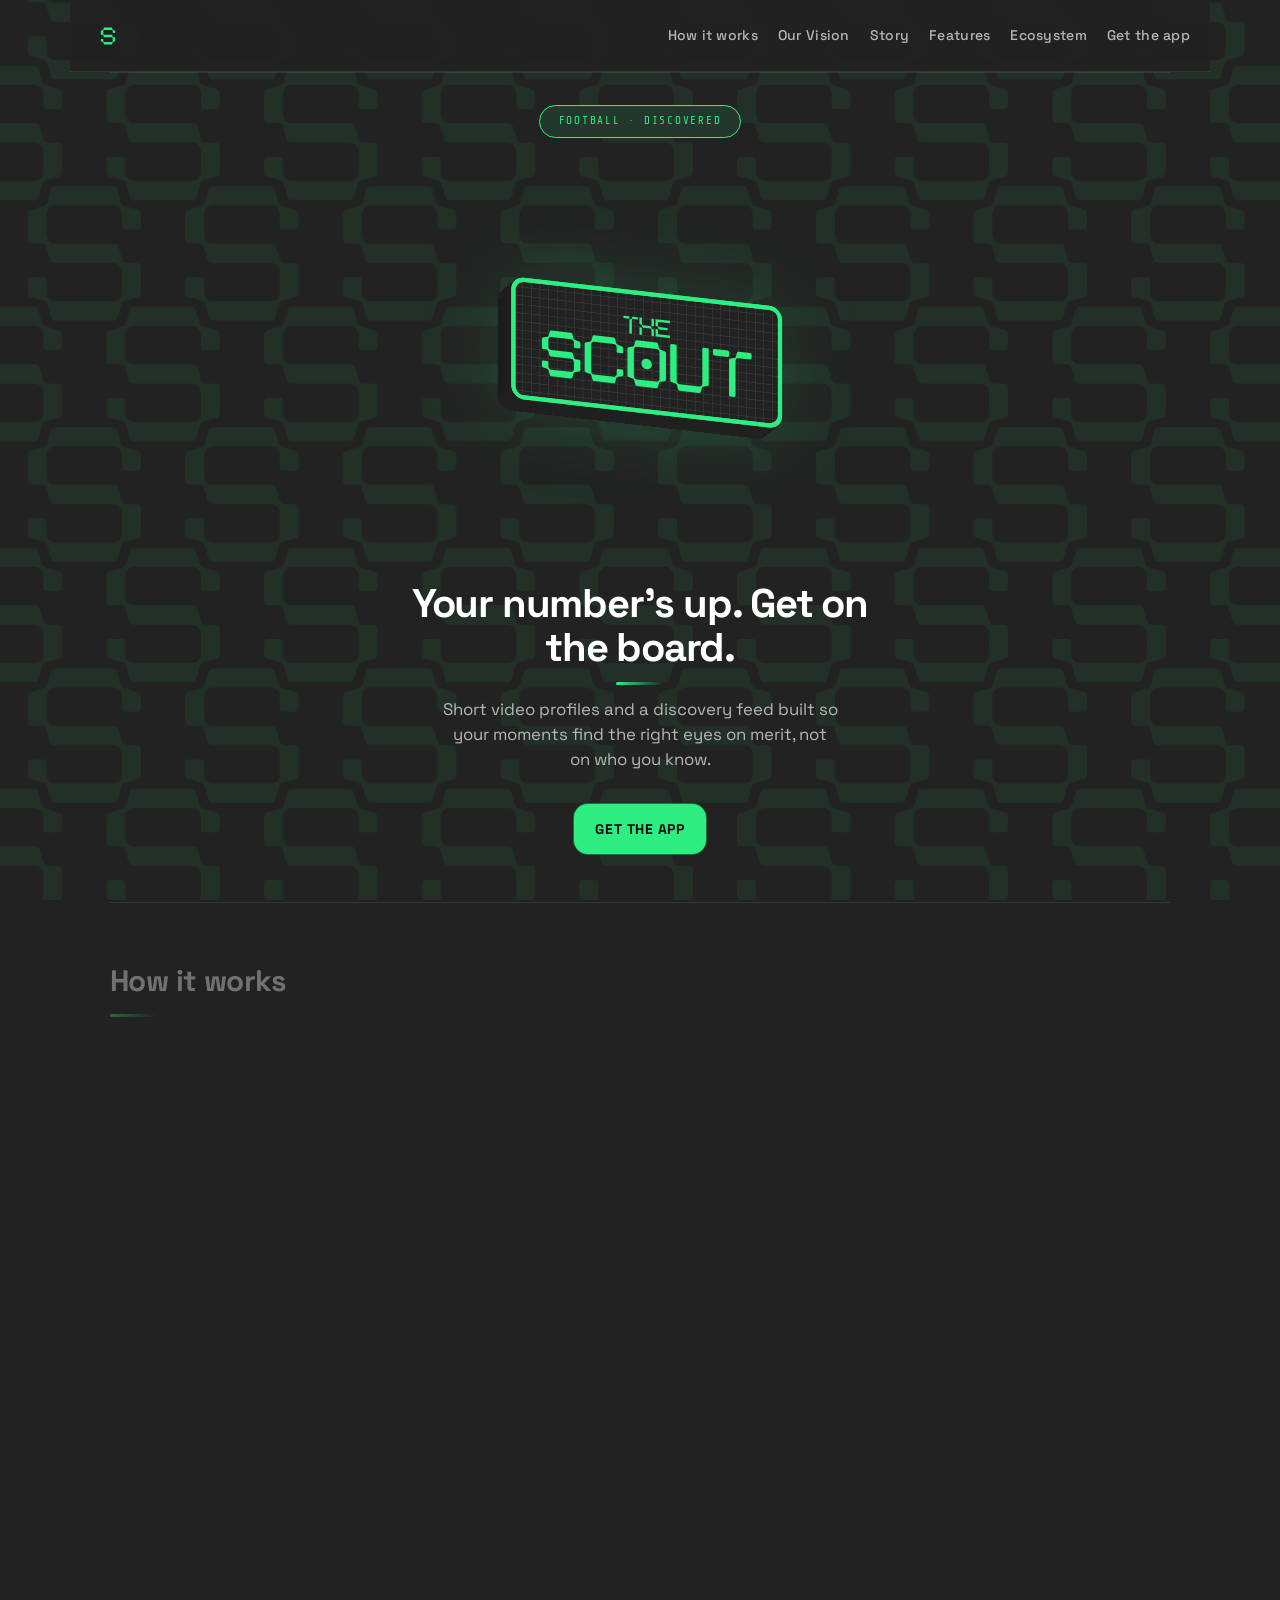
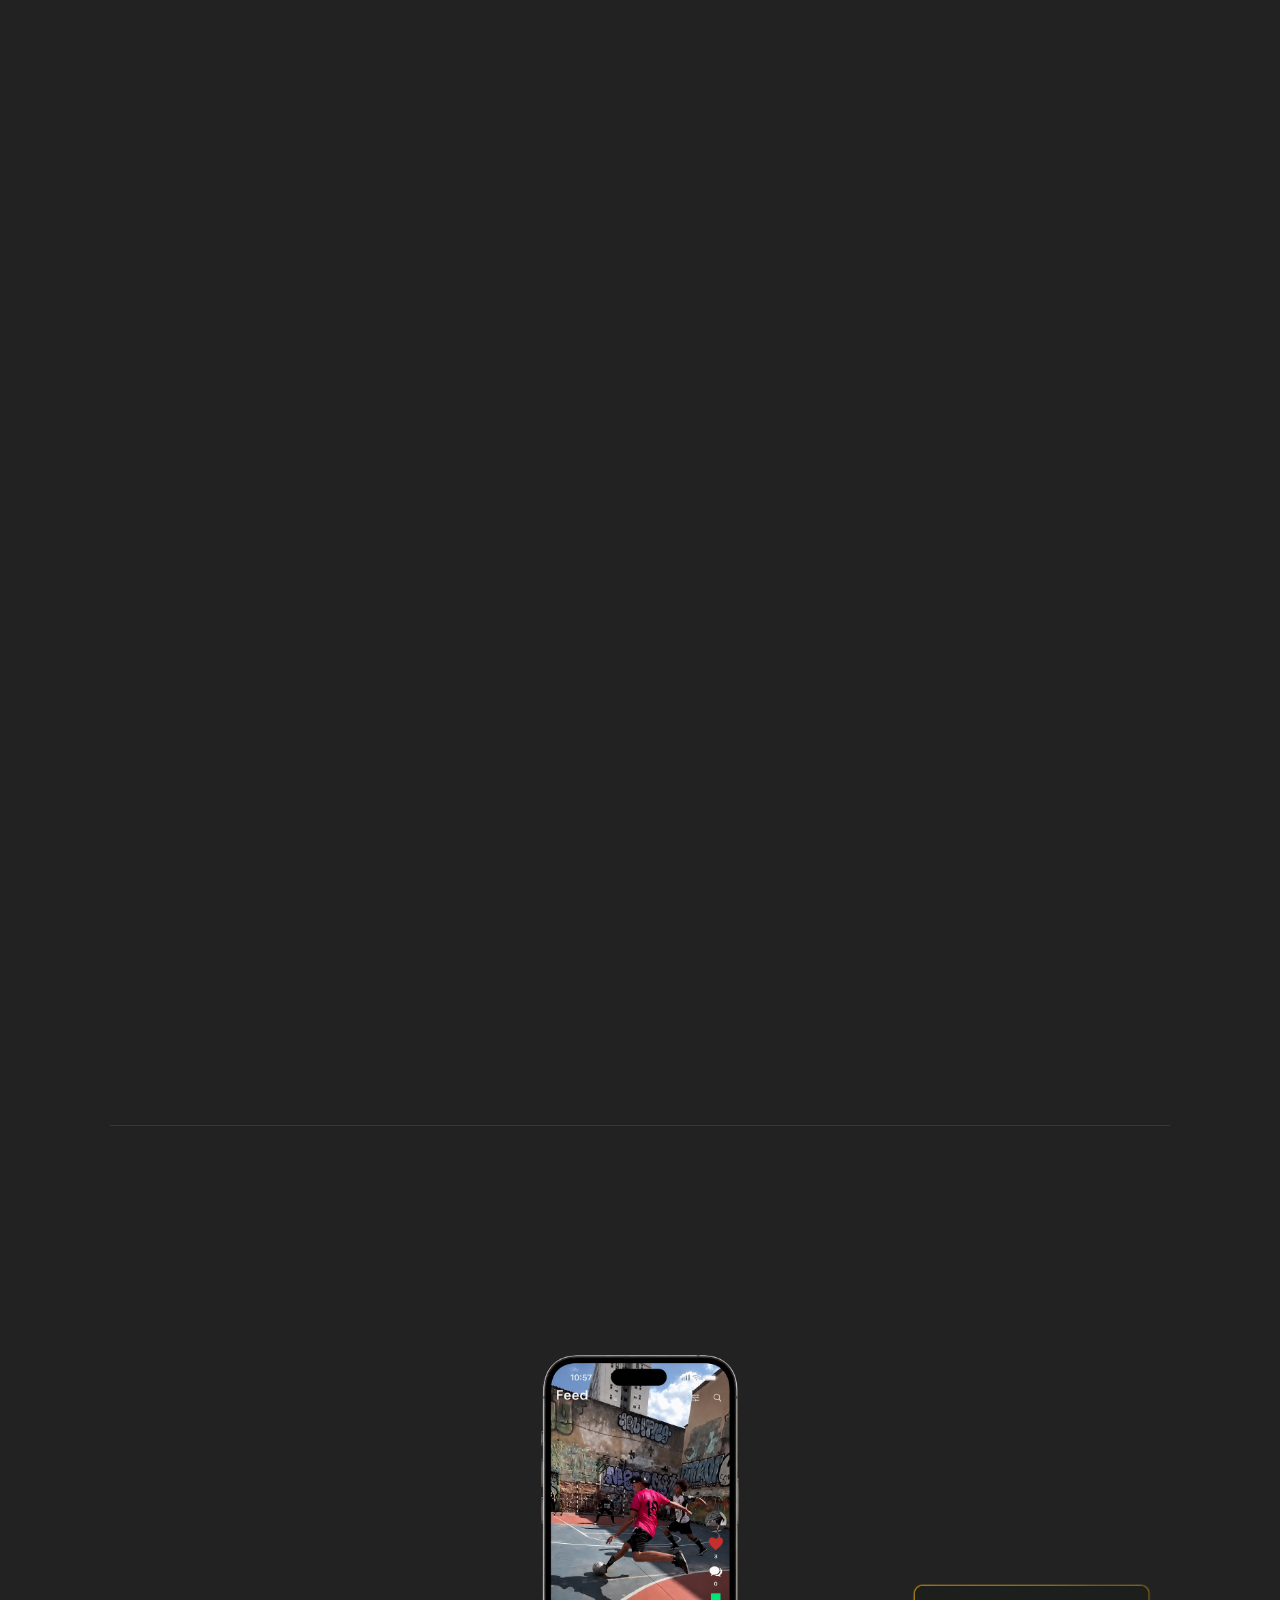
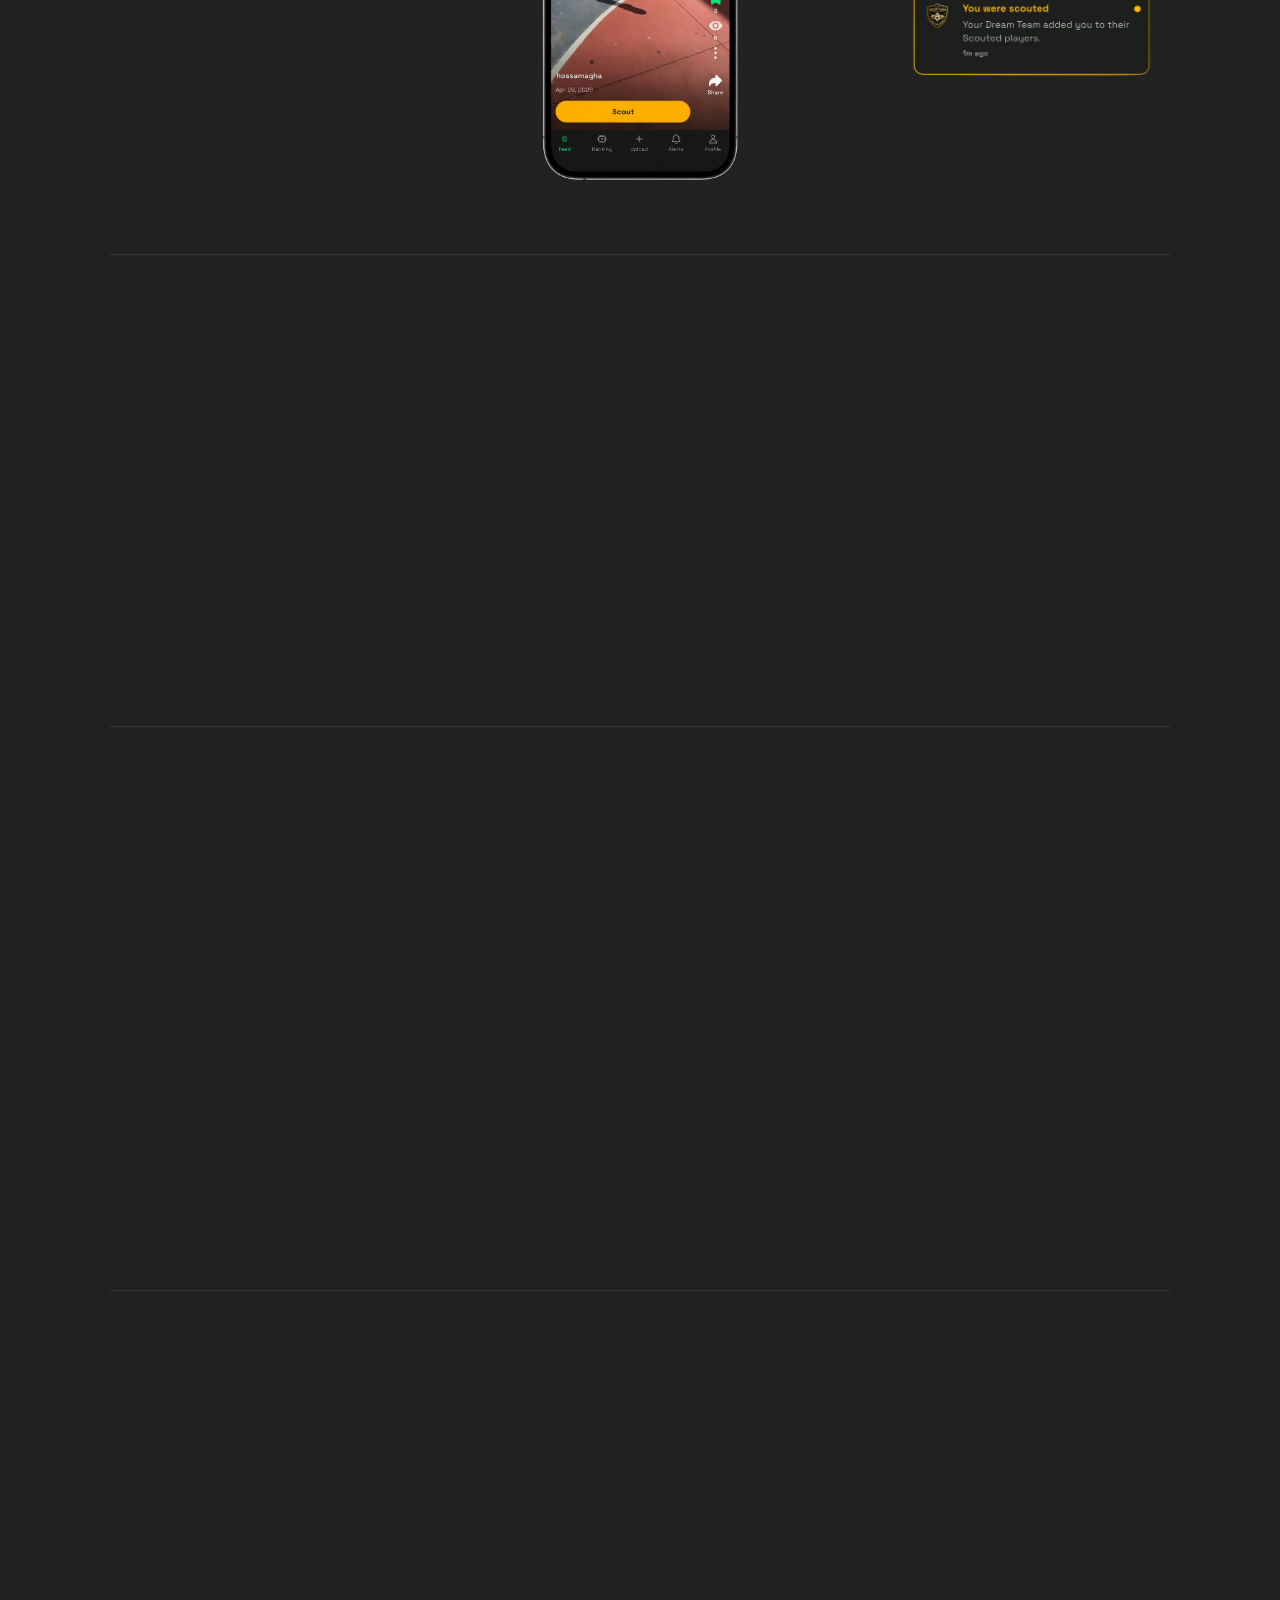
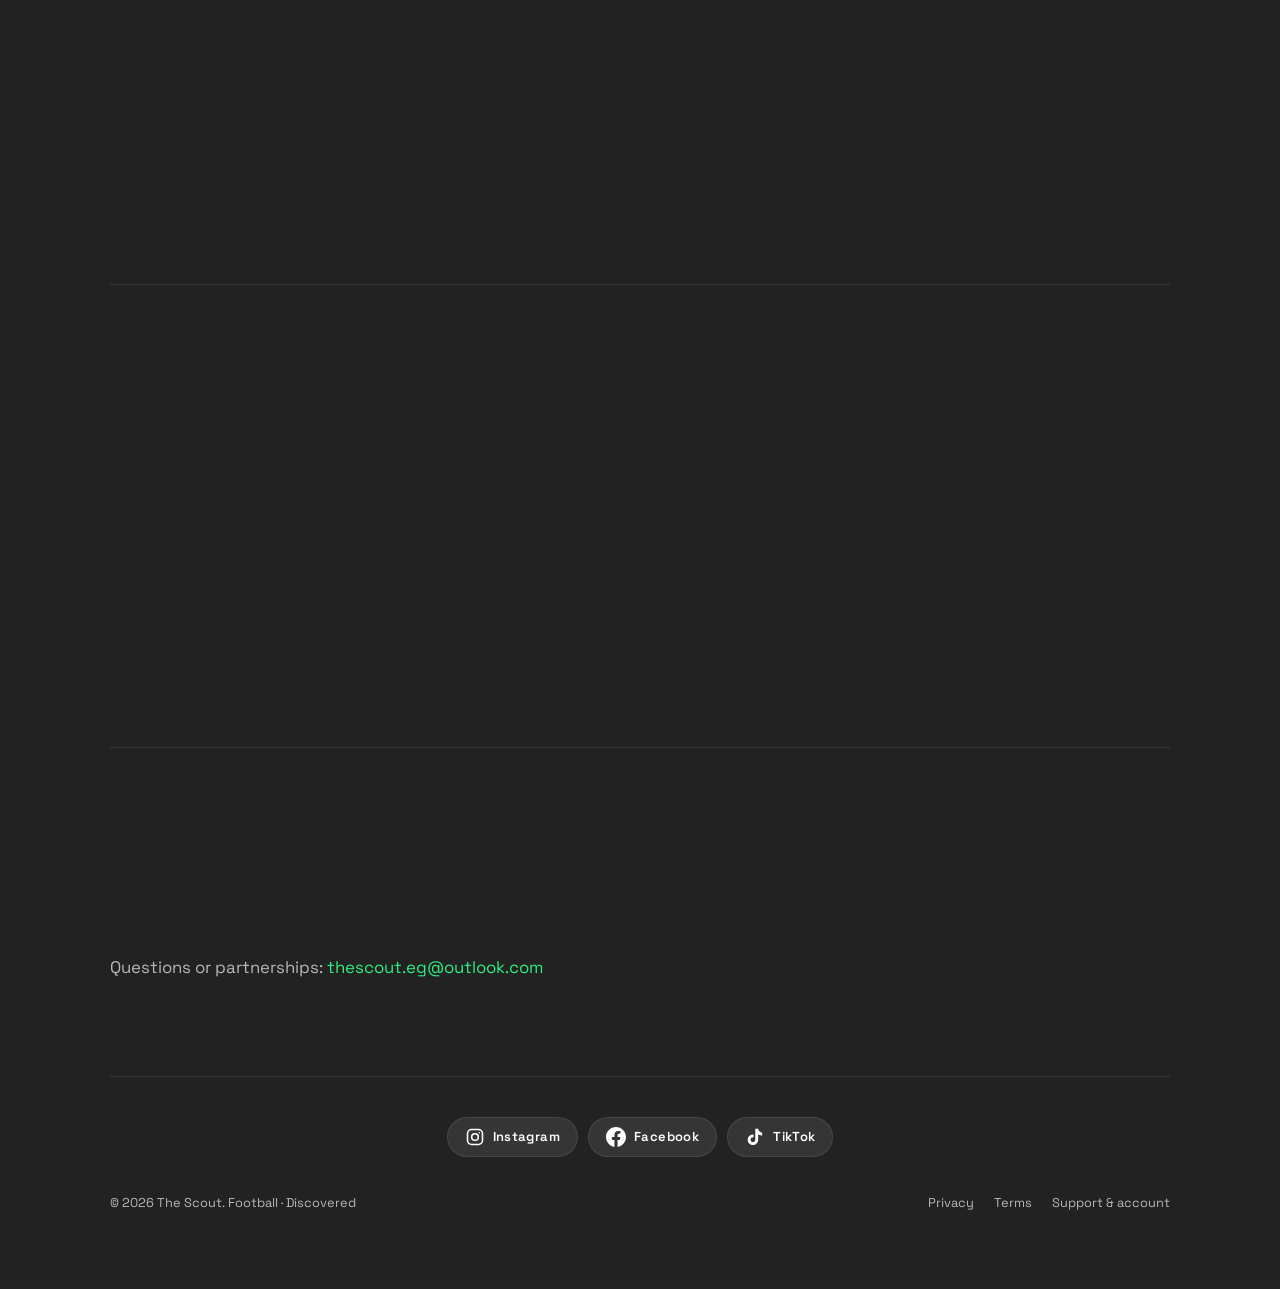
<file: index.html>
<!doctype html>
<html lang="en">

<head>
  <meta charset="utf-8" />
  <meta name="viewport" content="width=device-width, initial-scale=1" />
  <title>The Scout · Football · Discovered</title>
  <meta name="description"
    content="The Scout connects Egyptian football talent with clubs directly, with video, profiles, and discovery and no gatekeepers in the middle." />
  <meta property="og:title" content="The Scout · Football · Discovered" />
  <meta property="og:description"
    content="Your moments, their decision, directly. Built so talent is seen on merit and Egypt’s game can rise again." />
  <meta property="og:type" content="website" />
  <link rel="icon" type="image/svg+xml" href="assets/brand/icon_s_green.svg" />
  <link rel="stylesheet" href="css/main.css?v=ig-icon" />
  <script>
    document.documentElement.classList.add("js");
  </script>
</head>

<body>
  <div class="pattern-layer" aria-hidden="true"></div>
  <div class="glow-hero" aria-hidden="true"></div>

  <header class="nav">
    <div class="nav__progress" aria-hidden="true">
      <span class="nav__progress-bar"></span>
    </div>
    <div class="nav__ft-nod" id="ft-nod" hidden aria-hidden="true">
      <span class="nav__ft-nod__row">
        <svg class="nav__ft-nod__icon" width="11" height="11" viewBox="0 0 24 24" fill="none" stroke="currentColor"
          stroke-width="2" stroke-linecap="round" aria-hidden="true">
          <circle cx="12" cy="14" r="7" />
          <path d="M12 11v3l2 1.5M9 2h6" />
        </svg>
        <span class="nav__ft-nod__mark" aria-hidden="true">90′</span>
      </span>
    </div>
    <a class="nav__brand" href="#top" aria-label="The Scout home">
      <img class="nav__icon" src="assets/brand/icon_s_green.svg" width="36" height="36" alt="" />
    </a>
    <nav aria-label="Page">
      <ul class="nav__links">
        <li><a href="#steps">How it works</a></li>
        <li><a href="#vision">Our Vision</a></li>
        <li><a href="#pillars">Story</a></li>
        <li><a href="#features">Features</a></li>
        <li><a href="#ecosystem">Ecosystem</a></li>
        <li><a href="#get-started">Get the app</a></li>
      </ul>
    </nav>
  </header>

  <main id="top" class="wrap">
    <section class="hero" aria-labelledby="hero-headline">
      <p class="hero__eyebrow accent-pill">Football · Discovered</p>
      <img class="hero__board" src="assets/brand/mark_3d.svg" width="400" height="260"
        alt="The Scout wordmark on a substitution board" />
      <h1 id="hero-headline" class="hero__headline">Your number’s up. Get on the board.</h1>
      <p class="hero__sub">
        Short video profiles and a discovery feed built so your moments find the right eyes on
        merit, not on who you know.
      </p>
      <div class="hero__ctas">
        <a class="btn btn--primary" href="#get-started">Get the app</a>
      </div>
    </section>

    <section id="steps" class="app-steps" aria-labelledby="steps-title">
      <h2 id="steps-title" class="section__title scroll-reveal">How it works</h2>
      <p class="section__lede scroll-reveal">
        Three moves from first open to the top of the board. Same app, built for football.
      </p>

      <article class="app-step scroll-reveal">
        <div class="app-step__copy">
          <span class="app-step__num" aria-hidden="true">1</span>
          <h3 class="app-step__title">Sign up</h3>
          <p class="app-step__text">
            Create your account with Google or Apple, then you are in the tunnel with everyone
            else who lives on the ball.
          </p>
        </div>
        <figure class="app-step__figure">
          <img class="app-step__img" src="assets/sign%20up%20screenshot.png?v=1" width="750" height="1624"
            alt="The Scout sign in screen with Continue with Google and Continue with Apple." loading="lazy"
            decoding="async" />
        </figure>
      </article>

      <article class="app-step scroll-reveal">
        <div class="app-step__copy">
          <span class="app-step__num" aria-hidden="true">2</span>
          <h3 class="app-step__title">Drop your tape</h3>
          <p class="app-step__text">
            Upload short clips of goals, skills, and training so your best moments sit on the feed
            where clubs can see them.
          </p>
        </div>
        <figure class="app-step__figure">
          <img class="app-step__img" src="assets/video%20screenshot.png?v=1" width="750" height="1624"
            alt="The Scout feed with a full screen clip and engagement actions." loading="lazy" decoding="async" />
        </figure>
      </article>

      <article class="app-step scroll-reveal">
        <div class="app-step__copy">
          <span class="app-step__num" aria-hidden="true">3</span>
          <h3 class="app-step__title">Climb the rankings</h3>
          <p class="app-step__text">
            Attention and saves move you up the board. Push higher in ranking until you are the
            name everyone is tracking.
          </p>
        </div>
        <figure class="app-step__figure">
          <img class="app-step__img" src="assets/Ranking%20screenshot.png?v=rankings-board" width="750" height="1624"
            alt="The Scout rankings screen with top three spotlight and leaderboard list." loading="lazy"
            decoding="async" />
        </figure>
      </article>
    </section>

    <section id="tape" class="tape-showcase tape-showcase--scout" aria-labelledby="tape-title">
      <h2 id="tape-title" class="section__title scroll-reveal">The moment you get scouted</h2>
      <p class="section__lede scroll-reveal">
        You show what you can do on the feed. When a club scouts you, the app tells you first, plain
        and fast, so you know you were seen.
      </p>
      <div class="tape-showcase__visual">
        <div class="tape-showcase__stage tape-scout-stack" id="tape-scout-stack">
          <figure class="tape-scout-base">
            <img class="tape-phone__img" src="assets/scouting.png?v=scout-feed-2026-05" width="780" height="1688"
              alt="The Scout feed with Scout action on a clip." loading="lazy" decoding="async" />
          </figure>
          <figure class="tape-scout-club">
            <img class="tape-phone__img" src="assets/club%20profile.png?v=1" width="780" height="1688"
              alt="Club profile with Scouted players tab and a player row." loading="lazy" decoding="async" />
          </figure>
          <div class="tape-scout-alert">
            <img class="tape-scout-alert__img" src="assets/scouted.png?v=1" width="640" height="240"
              alt="In-app alert: You were scouted. Your Dream Team added you to their Scouted players." loading="lazy"
              decoding="async" />
          </div>
        </div>
      </div>
    </section>

    <section id="vision" class="vision-section" aria-labelledby="vision-title">
      <h2 id="vision-title" class="section__title scroll-reveal">Our vision</h2>
      <div class="vision-panel scroll-reveal">
        <p class="vision-panel__text">
          The Scout connects <strong>talent and clubs directly</strong>, with your best moments in front
          of people who can actually move your career, with <strong>no one in the middle</strong>.
          When more players across Egypt are scouted on merit, the whole game sharpens from local
          pitches to the <strong>national team</strong>. We are here so the dream of playing at the
          highest level stays honest, and so <strong>Egypt can chase its football glory again</strong>
          with pride. Our vision runs to <strong>2030</strong>: an Egypt that finds its best players
          on merit and goes on to <strong>win the World Cup</strong>.
        </p>
      </div>
    </section>

    <section id="pillars" aria-labelledby="pillars-title">
      <h2 id="pillars-title" class="section__title scroll-reveal">Why it exists</h2>
      <p class="section__lede scroll-reveal">Three beats that explain what The Scout is for.</p>
      <div class="pillars">
        <article class="pillar scroll-reveal">
          <span class="accent-pill">Players</span>
          <h3 class="pillar__title">Your number’s up.</h3>
          <p>
            Post short clips of your best moments. Goals, skills, training, your tape on a stage
            built for football.
          </p>
          <img class="pillar__art" src="assets/brand/logo_app.svg" width="200" height="200" alt="" />
        </article>
        <article class="pillar scroll-reveal">
          <span class="accent-pill">Clubs &amp; Scouts</span>
          <h3 class="pillar__title">Subbed in.</h3>
          <p>
            Real clubs swipe through real plays. Talent rises by what you do on the pitch, not by
            who you know.
          </p>
          <img class="pillar__art" src="assets/brand/mark_board.svg" width="240" height="140" alt="" />
        </article>
        <article class="pillar scroll-reveal">
          <span class="accent-pill">Your shot</span>
          <h3 class="pillar__title">Get on the board.</h3>
          <p>
            Get noticed, get scouted, take your chance. The Scout is your bridge from raw talent
            to the next opportunity.
          </p>
          <img class="pillar__art" src="assets/brand/pitch_green.svg" width="280" height="160" alt="" />
        </article>
      </div>
    </section>

    <section id="features" aria-labelledby="features-title">
      <h2 id="features-title" class="section__title scroll-reveal">What’s in the app</h2>
      <p class="section__lede scroll-reveal">
        A closer look at what actually lives inside The Scout, built for players and clubs who
        live on the ball.
      </p>
      <div class="features features--quad">
        <div class="feature scroll-reveal">
          <h3>Your tape fills the scroll</h3>
          <p>
            Scroll football loud and full screen the way you already watch the world. When your
            moment ends the next one lines up ready and when someone earns a second look you can
            open their profile without losing the groove you came for.
          </p>
        </div>
        <div class="feature scroll-reveal">
          <h3>Everything you bring sits together</h3>
          <p>
            Saves posts foot position bio and highlights sit side by side so a curious coach can
            move from one touch to the next without hunting through drawers. The story lives on
            what you filmed not on scattered tabs that hide the person behind the clip.
          </p>
        </div>
        <div class="feature scroll-reveal">
          <h3>Everyone watches the same play</h3>
          <p>
            Staff step into the exact moments athletes publish one rhythm one pause one replay.
            Decisions start from what people truly saw together not from a long chain of messages
            about a file nobody opened in the same room at the same time.
          </p>
        </div>
        <div class="feature scroll-reveal">
          <h3>Shortlists that follow the noise</h3>
          <p>
            Track players you are studying and notice how the room tilts when their posts start
            circulating. Rankings lean on real attention so form surfaces where it still matters
            before the next match night steals the focus you meant to spend on them.
          </p>
        </div>
      </div>
    </section>

    <section id="ecosystem" aria-labelledby="eco-title">
      <h2 id="eco-title" class="section__title scroll-reveal">Same pitch. Two ways in.</h2>
      <p class="section__lede scroll-reveal">
        Players post and scroll; clubs watch and shortlist. One language, two front doors that
        open onto the same feed, so nobody is describing a clip they never actually saw.
      </p>
      <div class="dual">
        <div class="panel scroll-reveal">
          <h3>Talent</h3>
          <p>
            Walk in through the board metaphor, tidy up whatever your profile still needs, then
            land where your clips actually live. Saves, stats, and moments stay under one roof, so
            your story does not scatter across tabs before anyone presses play.
          </p>
        </div>
        <div class="panel scroll-reveal">
          <h3>Club</h3>
          <p>
            Scouts and staff follow a lane shaped for decisions: the same full screen moments
            players publish, the same pause and replay rhythm, space to shortlist and follow up
            before the room moves on, with no second hand version of the tape.
          </p>
        </div>
      </div>
    </section>

    <section id="get-started" aria-labelledby="get-title">
      <h2 id="get-title" class="section__title scroll-reveal">Get the app</h2>

      <div class="stores scroll-reveal" aria-label="Download the app">

        <a class="store-badge" href="https://apps.apple.com/eg/app/the-scout-egypt/id6778821277" target="_blank"
          rel="noopener noreferrer">
          <span aria-hidden="true"></span>
          <span>App Store</span>
        </a>

        <a class="store-badge"
          href="https://play.google.com/store/apps/details?id=com.thescout.app&pcampaignid=web_share" target="_blank"
          rel="noopener noreferrer">
          <span aria-hidden="true">▶</span>
          <span>Google Play</span>
        </a>

      </div>

      <p class="section__lede" style="margin-top: 1.5rem; margin-bottom: 0.5rem">
        Questions or partnerships:
        <a href="mailto:thescout.eg@outlook.com">thescout.eg@outlook.com</a>
      </p>
    </section>

    <footer>
      <nav class="social" aria-label="Follow The Scout on social media">
        <a class="social__btn" href="https://www.instagram.com/thescouteg/" target="_blank" rel="noopener noreferrer">
          <svg class="social__icon social__icon--stroke" width="20" height="20" viewBox="0 0 24 24" fill="none"
            stroke="currentColor" stroke-width="1.85" stroke-linecap="round" stroke-linejoin="round" aria-hidden="true">
            <rect x="3" y="3" width="18" height="18" rx="5" />
            <circle cx="12" cy="12" r="4" />
            <circle cx="17.25" cy="6.75" r="0.9" fill="currentColor" stroke="none" />
          </svg>
          Instagram
        </a>
        <a class="social__btn" href="https://www.facebook.com/profile.php?id=61590180351387" target="_blank"
          rel="noopener noreferrer">
          <svg class="social__icon" width="20" height="20" viewBox="0 0 24 24" aria-hidden="true">
            <path fill="currentColor"
              d="M24 12.073c0-6.627-5.373-12-12-12s-12 5.373-12 12c0 5.99 4.388 10.954 10.125 11.854v-8.385H7.078v-3.47h3.047V9.43c0-3.007 1.792-4.669 4.533-4.669 1.312 0 2.686.235 2.686.235v2.953H15.83c-1.491 0-1.956.925-1.956 1.874v2.25h3.328l-.532 3.47h-2.796v8.385C19.612 23.027 24 18.062 24 12.073z" />
          </svg>
          Facebook
        </a>
        <a class="social__btn" href="https://www.tiktok.com/@thescouteg" target="_blank" rel="noopener noreferrer">
          <svg class="social__icon" width="20" height="20" viewBox="0 0 24 24" aria-hidden="true">
            <path fill="currentColor"
              d="M19.59 6.69a4.83 4.83 0 0 1-3.77-4.25V2h-3.45v13.67a2.89 2.89 0 0 1-2.88 2.5 2.89 2.89 0 0 1-2.89-2.89 2.89 2.89 0 0 1 2.89-2.89c.28 0 .54.04.79.1V9.01a6.27 6.27 0 0 0-.79-.05 6.34 6.34 0 0 0-6.34 6.34 6.34 6.34 0 0 0 6.34 6.34 6.34 6.34 0 0 0 6.33-6.34V8.69a8.18 8.18 0 0 0 4.78 1.52V6.76a4.85 4.85 0 0 1-1.01-.07z" />
          </svg>
          TikTok
        </a>
      </nav>
      <div class="row">
        <p>
          © <span id="y"></span> The Scout. Football · Discovered
        </p>
        <div class="legal" aria-label="Legal">
          <a href="legal/privacy.html">Privacy</a>
          <a href="legal/terms.html">Terms</a>
          <a href="legal/support.html">Support &amp; account</a>
        </div>
      </div>
    </footer>
  </main>
  <script>
    (function redirectLegacyShareHash() {
      // Legacy links used `/#/s/<shareId>`. Route them to the new static share page.
      const hash = (window.location.hash || "").replace(/^#/, "");
      const m = hash.match(/^\/?s\/([^/?#]+)/i);
      if (!m) return;
      const shareId = encodeURIComponent(decodeURIComponent(m[1]));
      window.location.replace(`share/?shareId=${shareId}`);
    })();

    document.getElementById("y").textContent = new Date().getFullYear();

    (function scrollPolish() {
      const nav = document.querySelector(".nav");
      const reduceMotion = window.matchMedia("(prefers-reduced-motion: reduce)").matches;
      const reveals = document.querySelectorAll(".scroll-reveal");

      const ftNod = document.getElementById("ft-nod");
      const FT_NOD_KEY = "theScoutFtNod";

      const setProgress = () => {
        if (!nav) return 0;
        const scrollTop = window.scrollY || document.documentElement.scrollTop;
        const doc =
          document.documentElement.scrollHeight - document.documentElement.clientHeight;
        const p = doc > 0 ? Math.min(1, Math.max(0, scrollTop / doc)) : 0;
        nav.style.setProperty("--scroll-progress", String(p));
        return p;
      };

      const maybeFullTimeNod = (p) => {
        if (reduceMotion || !ftNod || sessionStorage.getItem(FT_NOD_KEY) === "1") return;
        if (p < 0.997) return;
        sessionStorage.setItem(FT_NOD_KEY, "1");
        ftNod.hidden = false;
        ftNod.classList.add("nav__ft-nod--play");
        let finished = false;
        const done = () => {
          if (finished) return;
          finished = true;
          ftNod.classList.remove("nav__ft-nod--play");
          ftNod.hidden = true;
          ftNod.removeEventListener("animationend", done);
        };
        ftNod.addEventListener("animationend", done);
        setTimeout(done, 3200);
      };

      const setRevealFromScroll = () => {
        if (reduceMotion) return;
        const vh = window.innerHeight || 1;
        /* fadeEnd at 1×vh: linear hits 1 when the block’s top reaches the viewport bottom edge (solid while still low), not near the top. Ramp from just below the fold. */
        const fadeStart = vh * 1.1;
        const fadeEnd = vh * 1.0;
        const span = Math.max(40, fadeStart - fadeEnd);
        const gamma = 0.95;
        reveals.forEach((el) => {
          const top = el.getBoundingClientRect().top;
          const linear = Math.min(1, Math.max(0, (fadeStart - top) / span));
          const t = Math.pow(linear, gamma);
          el.style.setProperty("--reveal", String(t));
        });
      };

      const tape = document.querySelector("#tape.tape-showcase--scout");
      const setTapeStackProgress = () => {
        if (!tape) return;
        if (reduceMotion) {
          const r = tape.getBoundingClientRect();
          const vh = window.innerHeight || 1;
          const inView = r.bottom > 0 && r.top < vh;
          tape.style.setProperty("--tape-club", inView ? "1" : "0");
          tape.style.setProperty("--tape-alert", inView ? "1" : "0");
          return;
        }
        const vh = window.innerHeight || 1;
        const r = tape.getBoundingClientRect();
        const top = r.top;
        const h = Math.max(r.height, vh * 0.35);
        const uStart = vh * 0.993;
        const uEnd = -h * 0.5;
        const span = Math.max(250, uStart - uEnd);
        let u = (uStart - top) / span;
        u = Math.min(1, Math.max(0, u));
        const club = Math.min(1, Math.max(0, (u - 0.32) / 0.28));
        const alert = Math.min(1, Math.max(0, (u - 0.6) / 0.32));
        tape.style.setProperty("--tape-club", String(Math.pow(club, 0.94)));
        tape.style.setProperty("--tape-alert", String(Math.pow(alert, 0.92)));
      };

      let ticking = 0;
      const tick = () => {
        ticking = 0;
        const p = setProgress();
        setRevealFromScroll();
        setTapeStackProgress();
        maybeFullTimeNod(p);
      };

      tick();
      window.addEventListener(
        "scroll",
        () => {
          if (ticking) return;
          ticking = requestAnimationFrame(tick);
        },
        { passive: true }
      );
      window.addEventListener(
        "resize",
        () => {
          if (ticking) return;
          ticking = requestAnimationFrame(tick);
        },
        { passive: true }
      );

      if (reduceMotion) {
        reveals.forEach((el) => el.style.removeProperty("--reveal"));
      }
    })();
  </script>
</body>

</html>
</file>
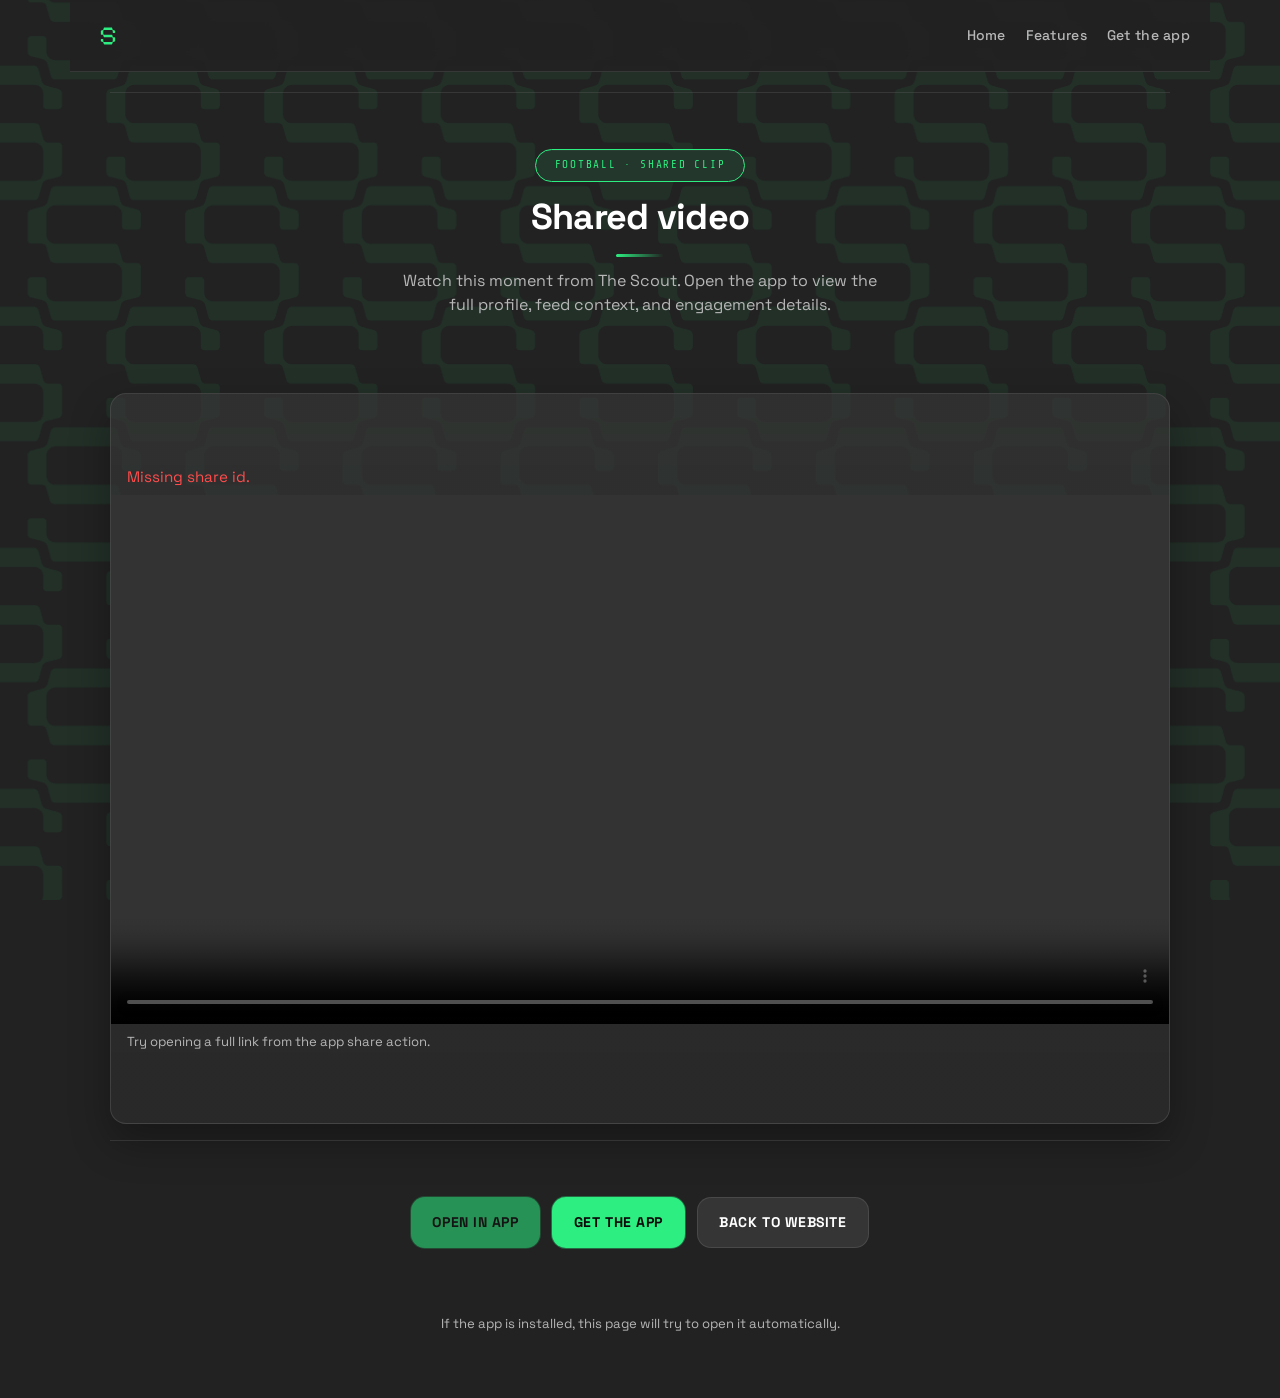
<file: share/index.html>
<!doctype html>
<html lang="en">
  <head>
    <meta charset="utf-8" />
    <meta name="viewport" content="width=device-width, initial-scale=1" />
    <title>The Scout · Shared Video</title>
    <meta name="description" content="Watch a shared video from The Scout." />
    <link rel="icon" type="image/svg+xml" href="../assets/brand/icon_s_green.svg" />
    <link rel="stylesheet" href="../css/main.css?v=no-dashes" />
    <style>
      .share-page {
        min-height: 100vh;
      }
      .share-nav {
        min-height: var(--nav-h);
      }
      .share-main {
        padding-top: 1.25rem;
      }
      .share-hero {
        text-align: center;
        margin: 0 auto 1.25rem;
      }
      .share-eyebrow.accent-pill {
        margin: 0 0 0.5rem;
      }
      .share-title {
        margin: 0;
        font-family: var(--font-display);
        font-size: clamp(1.5rem, 3.5vw, 2.25rem);
        letter-spacing: -0.02em;
      }

      .share-title::after {
        content: "";
        display: block;
        width: 3rem;
        height: 3px;
        margin: 0.65rem auto 0;
        border-radius: 2px;
        background: linear-gradient(90deg, var(--accent), transparent);
      }
      .share-sub {
        margin: 0.75rem auto 0;
        max-width: 48ch;
        color: var(--text-muted);
      }
      .share-card {
        border: 1px solid rgba(94, 94, 94, 0.45);
        border-radius: var(--radius);
        overflow: hidden;
        background: linear-gradient(180deg, rgba(53, 53, 53, 0.72), rgba(42, 42, 42, 0.9));
        box-shadow: 0 18px 40px rgba(0, 0, 0, 0.32);
      }
      .share-status-wrap {
        padding: 1rem 1rem 0.35rem;
      }
      .share-status {
        margin: 0;
        color: var(--text-muted);
        font-size: 0.95rem;
      }
      .share-status.error {
        color: var(--danger);
      }
      video {
        width: 100%;
        max-height: 72vh;
        min-height: 320px;
        background: #000;
        display: block;
      }
      .share-meta {
        margin: 0;
        padding: 0.5rem 1rem 1rem;
        font-size: 0.82rem;
        color: var(--text-muted);
      }
      .share-cta {
        margin-top: 0.95rem;
        display: flex;
        gap: 0.75rem;
        justify-content: center;
        flex-wrap: wrap;
      }
      .share-hint {
        margin: 0.6rem 0 0;
        text-align: center;
        color: var(--text-muted);
        font-size: 0.82rem;
      }
    </style>
  </head>
  <body class="share-page">
    <div class="pattern-layer" aria-hidden="true"></div>
    <div class="glow-hero" aria-hidden="true"></div>

    <header class="nav share-nav">
      <a class="nav__brand" href="../" aria-label="The Scout home">
        <img class="nav__icon" src="../assets/brand/icon_s_green.svg" width="36" height="36" alt="" />
      </a>
      <nav aria-label="Page">
        <ul class="nav__links">
          <li><a href="../#top">Home</a></li>
          <li><a href="../#features">Features</a></li>
          <li><a href="../#get-started">Get the app</a></li>
        </ul>
      </nav>
    </header>

    <main class="wrap share-main">
      <section class="share-hero" aria-labelledby="share-title">
        <p class="share-eyebrow accent-pill">Football · Shared clip</p>
        <h1 id="share-title" class="share-title">Shared video</h1>
        <p class="share-sub">
          Watch this moment from The Scout. Open the app to view the full profile, feed context,
          and engagement details.
        </p>
      </section>

      <section class="share-card">
        <div class="share-status-wrap">
          <p id="status" class="share-status">Loading video...</p>
        </div>
        <video id="player" controls playsinline preload="metadata"></video>
        <p id="meta" class="share-meta"></p>
      </section>

      <section class="share-cta">
        <a id="open-app-btn" class="btn btn--primary" href="#">Open in app</a>
        <a class="btn btn--primary" href="../#get-started">Get the app</a>
        <a class="btn btn--ghost" href="../">Back to website</a>
      </section>
      <p class="share-hint">If the app is installed, this page will try to open it automatically.</p>
    </main>
    <script>
      const PUBLIC_SHARE_API = "https://getpublicvideoshare-zw2nks6u2q-uc.a.run.app";

      function extractShareId() {
        const url = new URL(window.location.href);
        const q = (url.searchParams.get("shareId") || "").trim();
        if (q) return q;

        // Backward-compatible support for old hash links like `#/s/<id>`.
        const hash = (url.hash || "").replace(/^#/, "");
        const m = hash.match(/^\/?s\/([^/?#]+)/i);
        return m ? decodeURIComponent(m[1]) : "";
      }

      function appDeepLink(shareId) {
        return `thescout://open/s/${encodeURIComponent(shareId)}`;
      }

      function tryOpenAppOnce(shareId) {
        // Only run in real browser contexts.
        if (!shareId || !document || !window) return;
        const schemeUrl = appDeepLink(shareId);
        const isMobile = /Android|iPhone|iPad|iPod/i.test(navigator.userAgent || "");
        if (!isMobile) return;

        const openedAt = Date.now();
        const timeout = setTimeout(() => {
          // Keep website open as fallback when app is not installed.
          if (Date.now() - openedAt < 2200) return;
        }, 2000);

        window.addEventListener(
          "pagehide",
          () => {
            clearTimeout(timeout);
          },
          { once: true }
        );

        window.location.href = schemeUrl;
      }

      async function boot() {
        const status = document.getElementById("status");
        const meta = document.getElementById("meta");
        const player = document.getElementById("player");
        const openAppBtn = document.getElementById("open-app-btn");
        const shareId = extractShareId();

        if (!shareId) {
          status.textContent = "Missing share id.";
          status.classList.add("error");
          meta.textContent = "Try opening a full link from the app share action.";
          if (openAppBtn) {
            openAppBtn.setAttribute("aria-disabled", "true");
          }
          return;
        }

        if (openAppBtn) {
          openAppBtn.href = appDeepLink(shareId);
        }
        tryOpenAppOnce(shareId);

        try {
          const res = await fetch(`${PUBLIC_SHARE_API}?shareId=${encodeURIComponent(shareId)}`);
          if (!res.ok) {
            throw new Error(`HTTP ${res.status}`);
          }
          const payload = await res.json();
          const downloadUrl = String(payload.downloadUrl || "").trim();
          if (!downloadUrl) {
            throw new Error("Video unavailable");
          }

          player.src = downloadUrl;
          status.textContent = "Tap play to watch.";
          meta.textContent = `Share ID: ${shareId}`;
        } catch (err) {
          status.textContent = "This shared video is unavailable.";
          status.classList.add("error");
          meta.textContent = `Share ID: ${shareId} · Error: ${String(err)}`;
        }
      }

      boot();
    </script>
  </body>
</html>
</file>
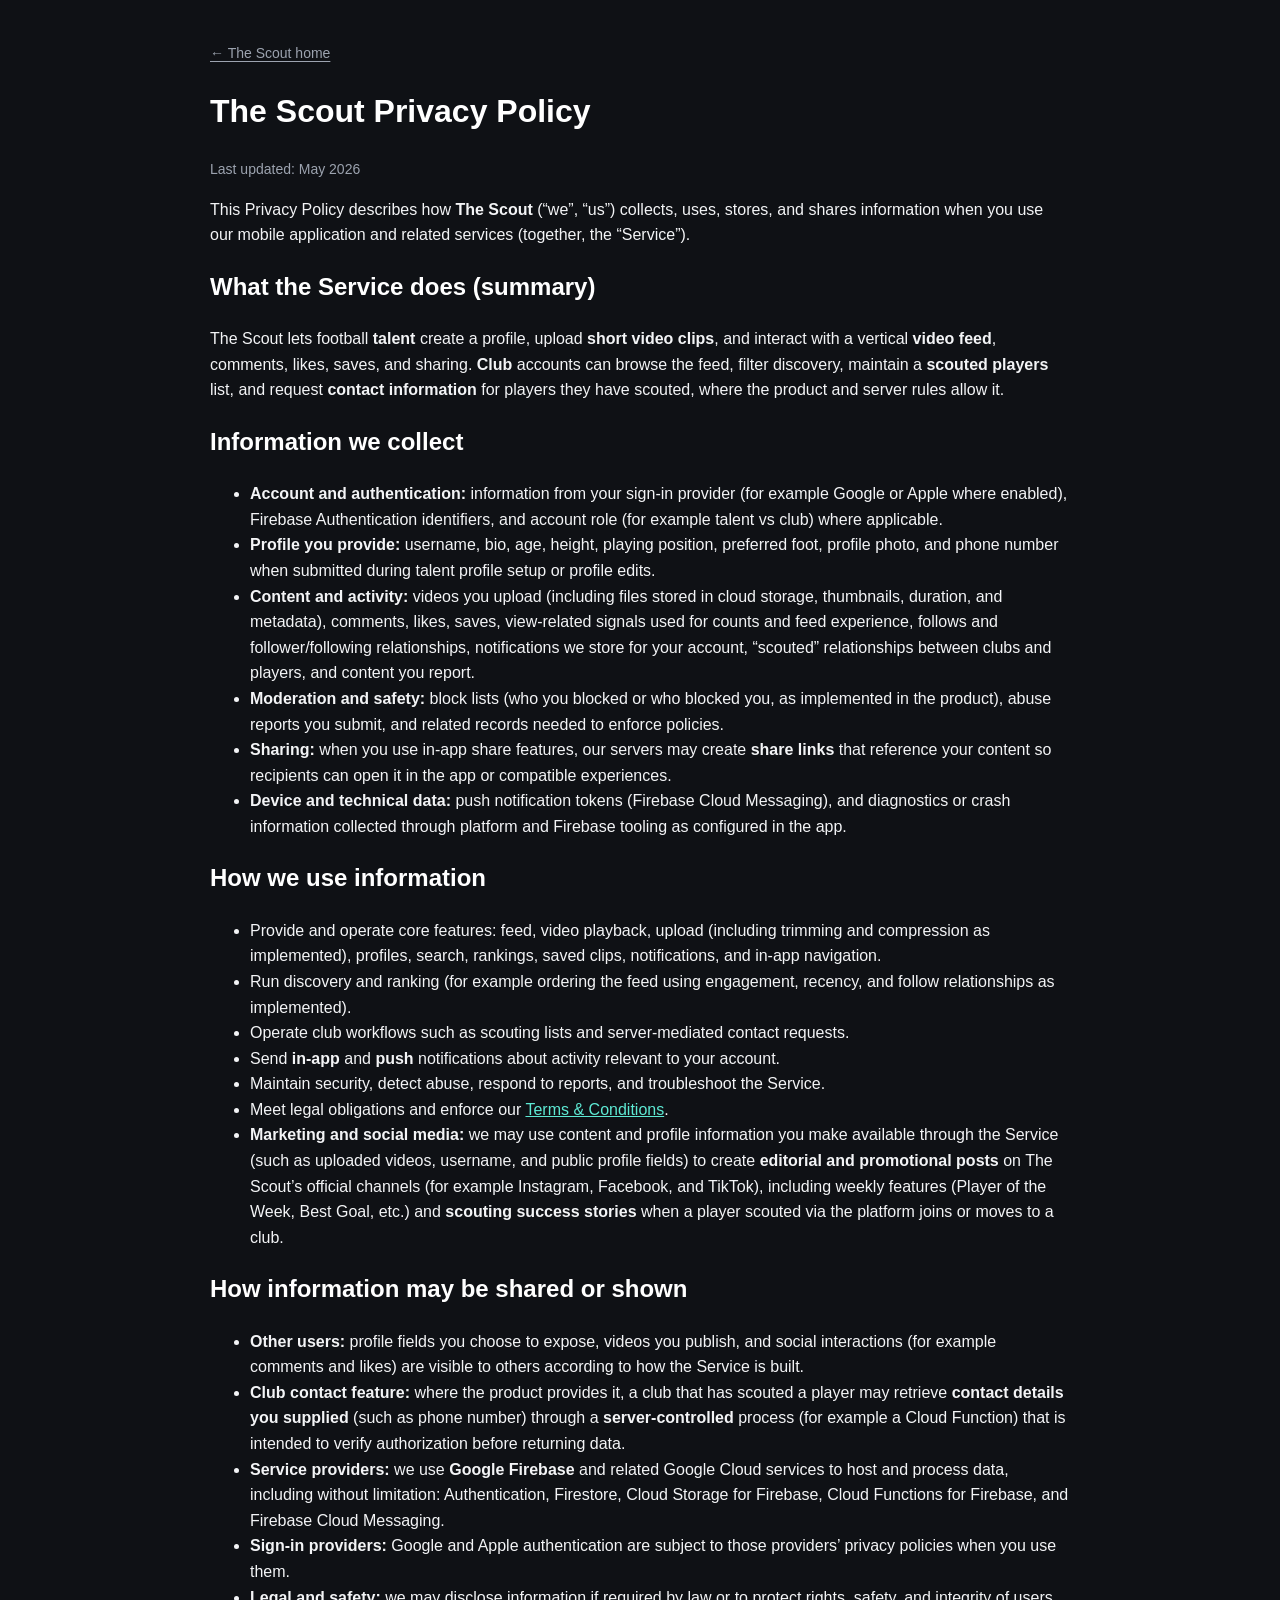
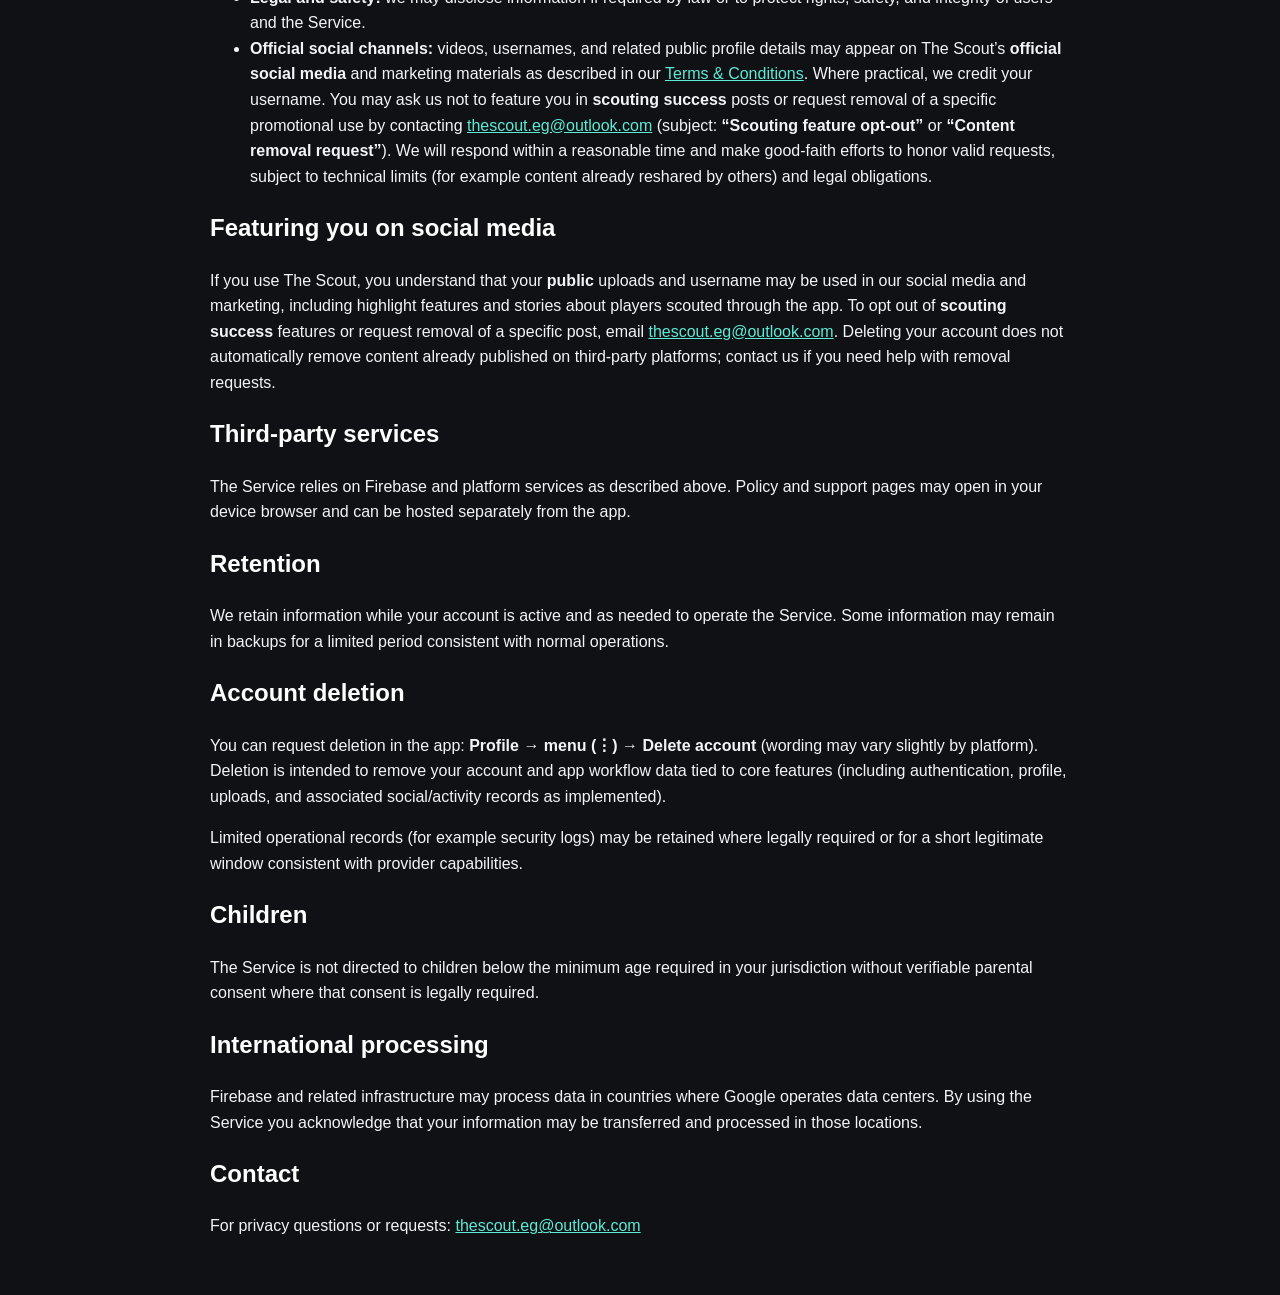
<file: legal/privacy.html>
<!doctype html>
<html lang="en">
<head>
  <meta charset="UTF-8" />
  <meta name="viewport" content="width=device-width, initial-scale=1.0" />
  <title>The Scout · Privacy Policy</title>
  <style>
    body { margin: 0; font-family: -apple-system, BlinkMacSystemFont, "Segoe UI", Roboto, sans-serif; background: #0f1115; color: #f3f4f6; }
    .wrap { max-width: 860px; margin: 0 auto; padding: 28px 18px 40px; line-height: 1.6; }
    h1, h2 { color: #ffffff; }
    a { color: #5eead4; }
    .muted { color: #9ca3af; font-size: 14px; }
  </style>
</head>
<body>
  <div class="wrap">
    <p class="muted"><a href="../index.html" style="color: inherit; text-decoration: underline; text-underline-offset: 3px">← The Scout home</a></p>
    <h1>The Scout Privacy Policy</h1>
    <p class="muted">Last updated: May 2026</p>

    <p>
      This Privacy Policy describes how <strong>The Scout</strong> (“we”, “us”) collects, uses, stores, and shares information when you use our mobile application and related services (together, the “Service”).
    </p>

    <h2>What the Service does (summary)</h2>
    <p>
      The Scout lets football <strong>talent</strong> create a profile, upload <strong>short video clips</strong>, and interact with a vertical <strong>video feed</strong>, comments, likes, saves, and sharing.
      <strong>Club</strong> accounts can browse the feed, filter discovery, maintain a <strong>scouted players</strong> list, and request <strong>contact information</strong> for players they have scouted, where the product and server rules allow it.
    </p>

    <h2>Information we collect</h2>
    <ul>
      <li><strong>Account and authentication:</strong> information from your sign-in provider (for example Google or Apple where enabled), Firebase Authentication identifiers, and account role (for example talent vs club) where applicable.</li>
      <li><strong>Profile you provide:</strong> username, bio, age, height, playing position, preferred foot, profile photo, and phone number when submitted during talent profile setup or profile edits.</li>
      <li><strong>Content and activity:</strong> videos you upload (including files stored in cloud storage, thumbnails, duration, and metadata), comments, likes, saves, view-related signals used for counts and feed experience, follows and follower/following relationships, notifications we store for your account, “scouted” relationships between clubs and players, and content you report.</li>
      <li><strong>Moderation and safety:</strong> block lists (who you blocked or who blocked you, as implemented in the product), abuse reports you submit, and related records needed to enforce policies.</li>
      <li><strong>Sharing:</strong> when you use in-app share features, our servers may create <strong>share links</strong> that reference your content so recipients can open it in the app or compatible experiences.</li>
      <li><strong>Device and technical data:</strong> push notification tokens (Firebase Cloud Messaging), and diagnostics or crash information collected through platform and Firebase tooling as configured in the app.</li>
    </ul>

    <h2>How we use information</h2>
    <ul>
      <li>Provide and operate core features: feed, video playback, upload (including trimming and compression as implemented), profiles, search, rankings, saved clips, notifications, and in-app navigation.</li>
      <li>Run discovery and ranking (for example ordering the feed using engagement, recency, and follow relationships as implemented).</li>
      <li>Operate club workflows such as scouting lists and server-mediated contact requests.</li>
      <li>Send <strong>in-app</strong> and <strong>push</strong> notifications about activity relevant to your account.</li>
      <li>Maintain security, detect abuse, respond to reports, and troubleshoot the Service.</li>
      <li>Meet legal obligations and enforce our <a href="terms.html">Terms &amp; Conditions</a>.</li>
      <li><strong>Marketing and social media:</strong> we may use content and profile information you make available through the Service (such as uploaded videos, username, and public profile fields) to create <strong>editorial and promotional posts</strong> on The Scout’s official channels (for example Instagram, Facebook, and TikTok), including weekly features (Player of the Week, Best Goal, etc.) and <strong>scouting success stories</strong> when a player scouted via the platform joins or moves to a club.</li>
    </ul>

    <h2>How information may be shared or shown</h2>
    <ul>
      <li><strong>Other users:</strong> profile fields you choose to expose, videos you publish, and social interactions (for example comments and likes) are visible to others according to how the Service is built.</li>
      <li><strong>Club contact feature:</strong> where the product provides it, a club that has scouted a player may retrieve <strong>contact details you supplied</strong> (such as phone number) through a <strong>server-controlled</strong> process (for example a Cloud Function) that is intended to verify authorization before returning data.</li>
      <li><strong>Service providers:</strong> we use <strong>Google Firebase</strong> and related Google Cloud services to host and process data, including without limitation: Authentication, Firestore, Cloud Storage for Firebase, Cloud Functions for Firebase, and Firebase Cloud Messaging.</li>
      <li><strong>Sign-in providers:</strong> Google and Apple authentication are subject to those providers’ privacy policies when you use them.</li>
      <li><strong>Legal and safety:</strong> we may disclose information if required by law or to protect rights, safety, and integrity of users and the Service.</li>
      <li><strong>Official social channels:</strong> videos, usernames, and related public profile details may appear on The Scout’s <strong>official social media</strong> and marketing materials as described in our <a href="terms.html">Terms &amp; Conditions</a>. Where practical, we credit your username. You may ask us not to feature you in <strong>scouting success</strong> posts or request removal of a specific promotional use by contacting <a href="mailto:thescout.eg@outlook.com">thescout.eg@outlook.com</a> (subject: <strong>“Scouting feature opt-out”</strong> or <strong>“Content removal request”</strong>). We will respond within a reasonable time and make good-faith efforts to honor valid requests, subject to technical limits (for example content already reshared by others) and legal obligations.</li>
    </ul>

    <h2>Featuring you on social media</h2>
    <p>
      If you use The Scout, you understand that your <strong>public</strong> uploads and username may be used in our social media and marketing, including highlight features and stories about players scouted through the app. To opt out of <strong>scouting success</strong> features or request removal of a specific post, email <a href="mailto:thescout.eg@outlook.com">thescout.eg@outlook.com</a>. Deleting your account does not automatically remove content already published on third-party platforms; contact us if you need help with removal requests.
    </p>

    <h2>Third-party services</h2>
    <p>
      The Service relies on Firebase and platform services as described above. Policy and support pages may open in your device browser and can be hosted separately from the app.
    </p>

    <h2>Retention</h2>
    <p>
      We retain information while your account is active and as needed to operate the Service. Some information may remain in backups for a limited period consistent with normal operations.
    </p>

    <h2>Account deletion</h2>
    <p>
      You can request deletion in the app: <strong>Profile → menu (⋮) → Delete account</strong> (wording may vary slightly by platform). Deletion is intended to remove your account and app workflow data tied to core features (including authentication, profile, uploads, and associated social/activity records as implemented).
    </p>
    <p>
      Limited operational records (for example security logs) may be retained where legally required or for a short legitimate window consistent with provider capabilities.
    </p>

    <h2>Children</h2>
    <p>
      The Service is not directed to children below the minimum age required in your jurisdiction without verifiable parental consent where that consent is legally required.
    </p>

    <h2>International processing</h2>
    <p>
      Firebase and related infrastructure may process data in countries where Google operates data centers. By using the Service you acknowledge that your information may be transferred and processed in those locations.
    </p>

    <h2>Contact</h2>
    <p>
      For privacy questions or requests: <a href="mailto:thescout.eg@outlook.com">thescout.eg@outlook.com</a>
    </p>
  </div>
</body>
</html>
</file>
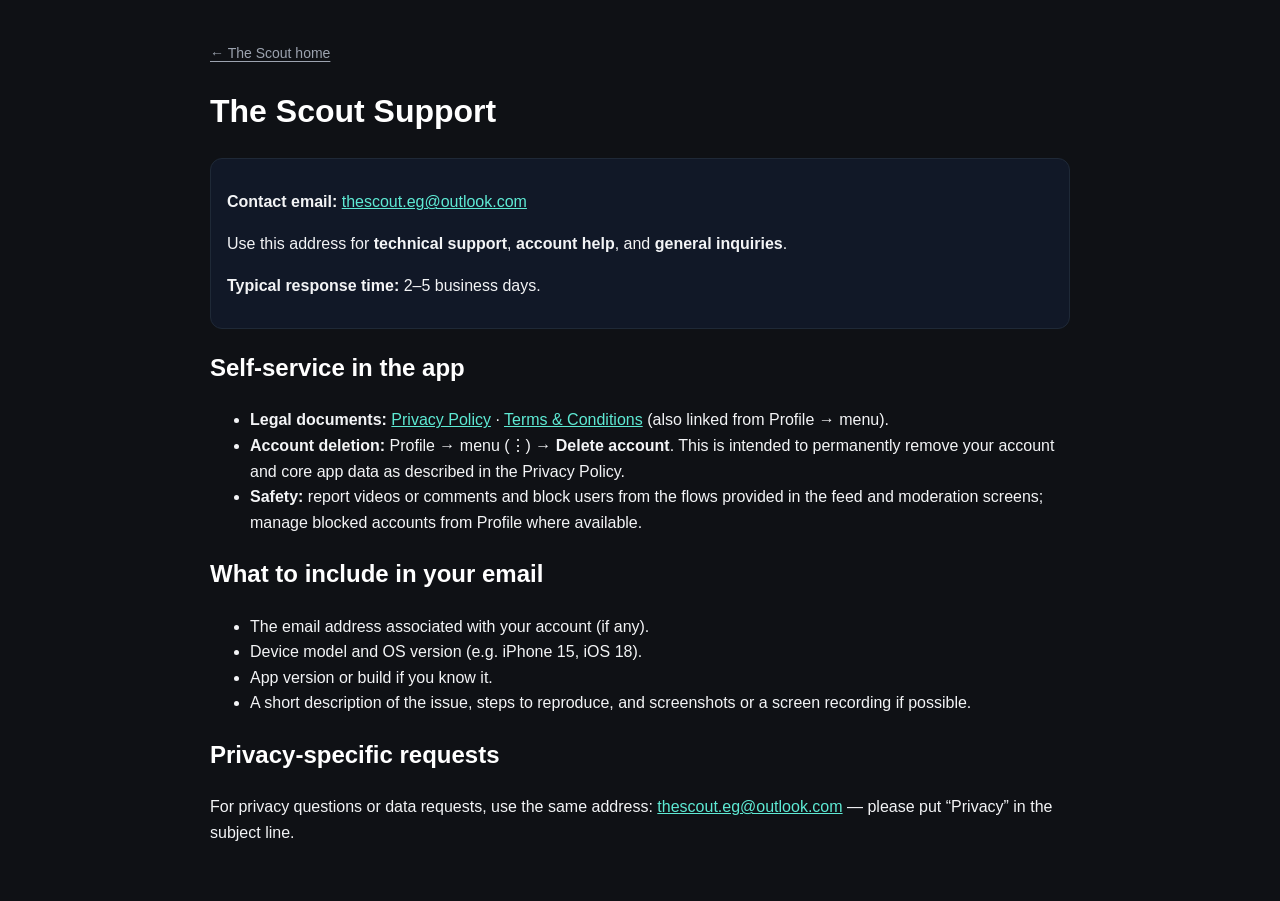
<file: legal/support.html>
<!doctype html>
<html lang="en">
<head>
  <meta charset="UTF-8" />
  <meta name="viewport" content="width=device-width, initial-scale=1.0" />
  <title>The Scout · Support</title>
  <style>
    body { margin: 0; font-family: -apple-system, BlinkMacSystemFont, "Segoe UI", Roboto, sans-serif; background: #0f1115; color: #f3f4f6; }
    .wrap { max-width: 860px; margin: 0 auto; padding: 28px 18px 40px; line-height: 1.6; }
    h1, h2 { color: #ffffff; }
    a { color: #5eead4; }
    .card { border: 1px solid #1f2937; border-radius: 12px; padding: 14px 16px; background: #111827; }
    .muted { color: #9ca3af; font-size: 14px; }
  </style>
</head>
<body>
  <div class="wrap">
    <p class="muted"><a href="../index.html" style="color: inherit; text-decoration: underline; text-underline-offset: 3px">← The Scout home</a></p>
    <h1>The Scout Support</h1>

    <div class="card">
      <p><strong>Contact email:</strong> <a href="mailto:thescout.eg@outlook.com">thescout.eg@outlook.com</a></p>
      <p>Use this address for <strong>technical support</strong>, <strong>account help</strong>, and <strong>general inquiries</strong>.</p>
      <p><strong>Typical response time:</strong> 2–5 business days.</p>
    </div>

    <h2>Self-service in the app</h2>
    <ul>
      <li><strong>Legal documents:</strong> <a href="privacy.html">Privacy Policy</a> · <a href="terms.html">Terms &amp; Conditions</a> (also linked from Profile → menu).</li>
      <li><strong>Account deletion:</strong> Profile → menu (⋮) → <strong>Delete account</strong>. This is intended to permanently remove your account and core app data as described in the Privacy Policy.</li>
      <li><strong>Safety:</strong> report videos or comments and block users from the flows provided in the feed and moderation screens; manage blocked accounts from Profile where available.</li>
    </ul>

    <h2>What to include in your email</h2>
    <ul>
      <li>The email address associated with your account (if any).</li>
      <li>Device model and OS version (e.g. iPhone 15, iOS 18).</li>
      <li>App version or build if you know it.</li>
      <li>A short description of the issue, steps to reproduce, and screenshots or a screen recording if possible.</li>
    </ul>

    <h2>Privacy-specific requests</h2>
    <p>
      For privacy questions or data requests, use the same address: <a href="mailto:thescout.eg@outlook.com">thescout.eg@outlook.com</a> — please put “Privacy” in the subject line.
    </p>
  </div>
</body>
</html>
</file>
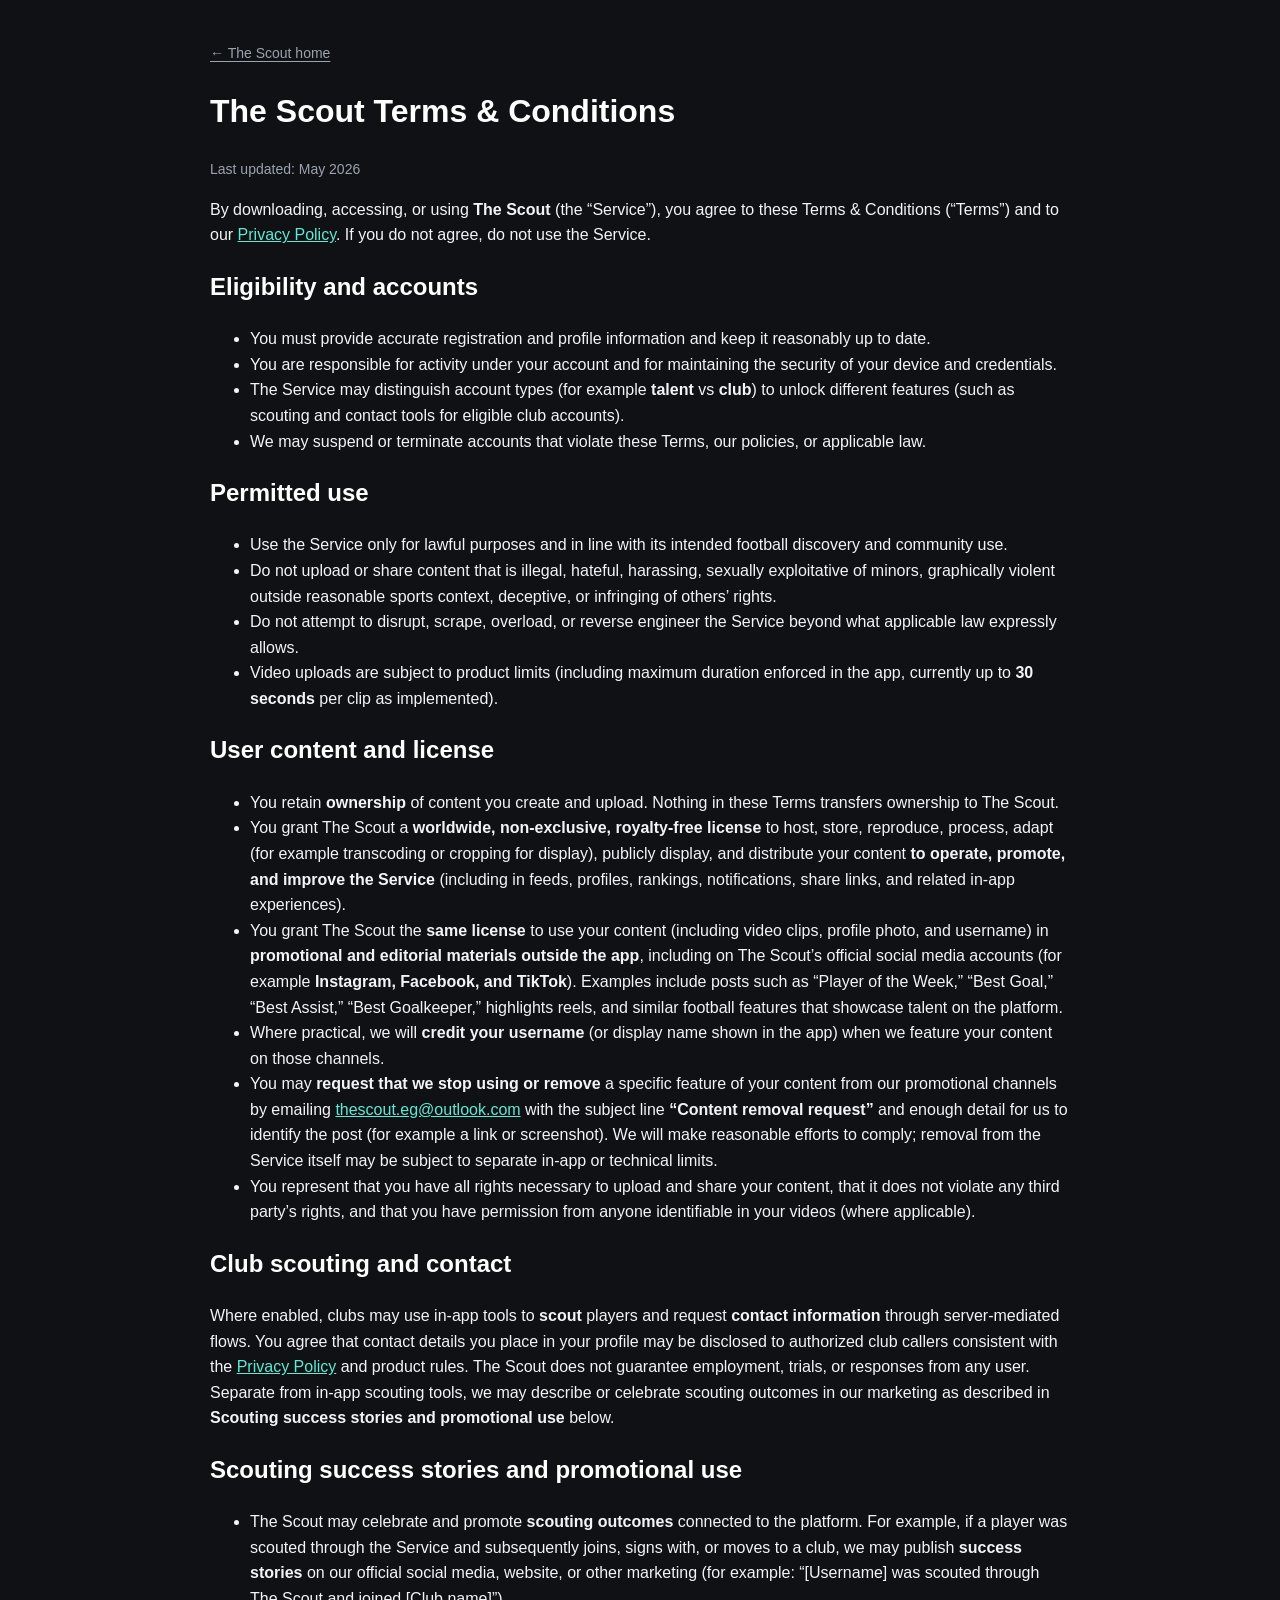
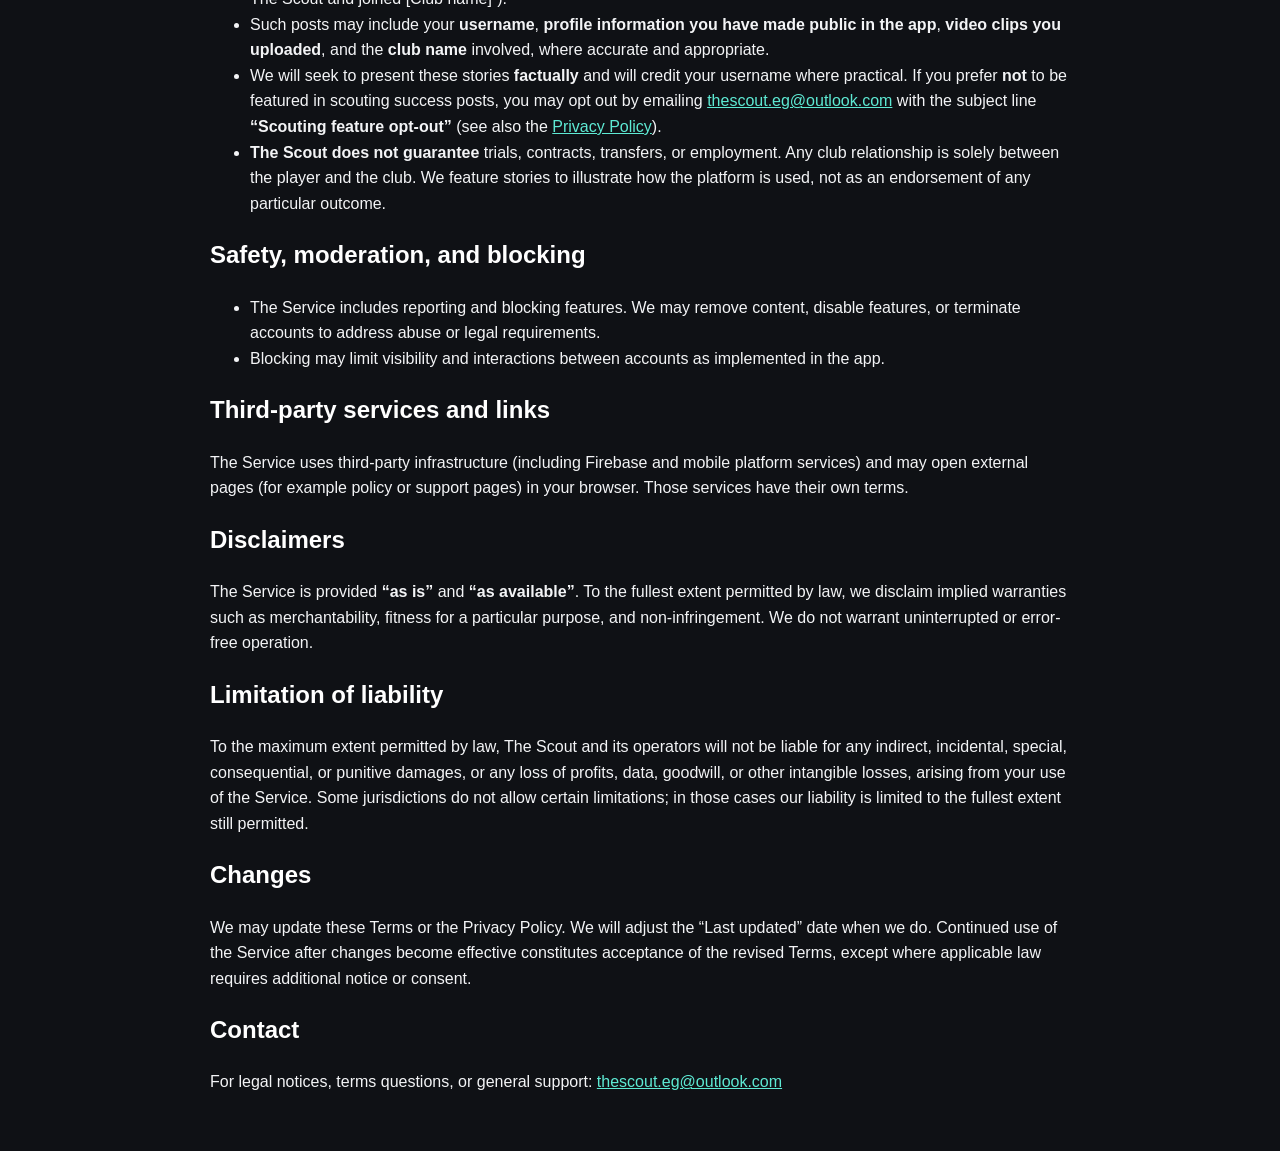
<file: legal/terms.html>
<!doctype html>
<html lang="en">
<head>
  <meta charset="UTF-8" />
  <meta name="viewport" content="width=device-width, initial-scale=1.0" />
  <title>The Scout · Terms and Conditions</title>
  <style>
    body { margin: 0; font-family: -apple-system, BlinkMacSystemFont, "Segoe UI", Roboto, sans-serif; background: #0f1115; color: #f3f4f6; }
    .wrap { max-width: 860px; margin: 0 auto; padding: 28px 18px 40px; line-height: 1.6; }
    h1, h2 { color: #ffffff; }
    a { color: #5eead4; }
    .muted { color: #9ca3af; font-size: 14px; }
  </style>
</head>
<body>
  <div class="wrap">
    <p class="muted"><a href="../index.html" style="color: inherit; text-decoration: underline; text-underline-offset: 3px">← The Scout home</a></p>
    <h1>The Scout Terms &amp; Conditions</h1>
    <p class="muted">Last updated: May 2026</p>

    <p>
      By downloading, accessing, or using <strong>The Scout</strong> (the “Service”), you agree to these Terms &amp; Conditions (“Terms”) and to our <a href="privacy.html">Privacy Policy</a>. If you do not agree, do not use the Service.
    </p>

    <h2>Eligibility and accounts</h2>
    <ul>
      <li>You must provide accurate registration and profile information and keep it reasonably up to date.</li>
      <li>You are responsible for activity under your account and for maintaining the security of your device and credentials.</li>
      <li>The Service may distinguish account types (for example <strong>talent</strong> vs <strong>club</strong>) to unlock different features (such as scouting and contact tools for eligible club accounts).</li>
      <li>We may suspend or terminate accounts that violate these Terms, our policies, or applicable law.</li>
    </ul>

    <h2>Permitted use</h2>
    <ul>
      <li>Use the Service only for lawful purposes and in line with its intended football discovery and community use.</li>
      <li>Do not upload or share content that is illegal, hateful, harassing, sexually exploitative of minors, graphically violent outside reasonable sports context, deceptive, or infringing of others’ rights.</li>
      <li>Do not attempt to disrupt, scrape, overload, or reverse engineer the Service beyond what applicable law expressly allows.</li>
      <li>Video uploads are subject to product limits (including maximum duration enforced in the app, currently up to <strong>30 seconds</strong> per clip as implemented).</li>
    </ul>

    <h2>User content and license</h2>
    <ul>
      <li>You retain <strong>ownership</strong> of content you create and upload. Nothing in these Terms transfers ownership to The Scout.</li>
      <li>You grant The Scout a <strong>worldwide, non-exclusive, royalty-free license</strong> to host, store, reproduce, process, adapt (for example transcoding or cropping for display), publicly display, and distribute your content <strong>to operate, promote, and improve the Service</strong> (including in feeds, profiles, rankings, notifications, share links, and related in-app experiences).</li>
      <li>You grant The Scout the <strong>same license</strong> to use your content (including video clips, profile photo, and username) in <strong>promotional and editorial materials outside the app</strong>, including on The Scout’s official social media accounts (for example <strong>Instagram, Facebook, and TikTok</strong>). Examples include posts such as “Player of the Week,” “Best Goal,” “Best Assist,” “Best Goalkeeper,” highlights reels, and similar football features that showcase talent on the platform.</li>
      <li>Where practical, we will <strong>credit your username</strong> (or display name shown in the app) when we feature your content on those channels.</li>
      <li>You may <strong>request that we stop using or remove</strong> a specific feature of your content from our promotional channels by emailing <a href="mailto:thescout.eg@outlook.com">thescout.eg@outlook.com</a> with the subject line <strong>“Content removal request”</strong> and enough detail for us to identify the post (for example a link or screenshot). We will make reasonable efforts to comply; removal from the Service itself may be subject to separate in-app or technical limits.</li>
      <li>You represent that you have all rights necessary to upload and share your content, that it does not violate any third party’s rights, and that you have permission from anyone identifiable in your videos (where applicable).</li>
    </ul>

    <h2>Club scouting and contact</h2>
    <p>
      Where enabled, clubs may use in-app tools to <strong>scout</strong> players and request <strong>contact information</strong> through server-mediated flows. You agree that contact details you place in your profile may be disclosed to authorized club callers consistent with the <a href="privacy.html">Privacy Policy</a> and product rules.
      The Scout does not guarantee employment, trials, or responses from any user.
      Separate from in-app scouting tools, we may describe or celebrate scouting outcomes in our marketing as described in <strong>Scouting success stories and promotional use</strong> below.
    </p>

    <h2>Scouting success stories and promotional use</h2>
    <ul>
      <li>The Scout may celebrate and promote <strong>scouting outcomes</strong> connected to the platform. For example, if a player was scouted through the Service and subsequently joins, signs with, or moves to a club, we may publish <strong>success stories</strong> on our official social media, website, or other marketing (for example: “[Username] was scouted through The Scout and joined [Club name]”).</li>
      <li>Such posts may include your <strong>username</strong>, <strong>profile information you have made public in the app</strong>, <strong>video clips you uploaded</strong>, and the <strong>club name</strong> involved, where accurate and appropriate.</li>
      <li>We will seek to present these stories <strong>factually</strong> and will credit your username where practical. If you prefer <strong>not</strong> to be featured in scouting success posts, you may opt out by emailing <a href="mailto:thescout.eg@outlook.com">thescout.eg@outlook.com</a> with the subject line <strong>“Scouting feature opt-out”</strong> (see also the <a href="privacy.html">Privacy Policy</a>).</li>
      <li><strong>The Scout does not guarantee</strong> trials, contracts, transfers, or employment. Any club relationship is solely between the player and the club. We feature stories to illustrate how the platform is used, not as an endorsement of any particular outcome.</li>
    </ul>

    <h2>Safety, moderation, and blocking</h2>
    <ul>
      <li>The Service includes reporting and blocking features. We may remove content, disable features, or terminate accounts to address abuse or legal requirements.</li>
      <li>Blocking may limit visibility and interactions between accounts as implemented in the app.</li>
    </ul>

    <h2>Third-party services and links</h2>
    <p>
      The Service uses third-party infrastructure (including Firebase and mobile platform services) and may open external pages (for example policy or support pages) in your browser. Those services have their own terms.
    </p>

    <h2>Disclaimers</h2>
    <p>
      The Service is provided <strong>“as is”</strong> and <strong>“as available”</strong>. To the fullest extent permitted by law, we disclaim implied warranties such as merchantability, fitness for a particular purpose, and non-infringement. We do not warrant uninterrupted or error-free operation.
    </p>

    <h2>Limitation of liability</h2>
    <p>
      To the maximum extent permitted by law, The Scout and its operators will not be liable for any indirect, incidental, special, consequential, or punitive damages, or any loss of profits, data, goodwill, or other intangible losses, arising from your use of the Service.
      Some jurisdictions do not allow certain limitations; in those cases our liability is limited to the fullest extent still permitted.
    </p>

    <h2>Changes</h2>
    <p>
      We may update these Terms or the Privacy Policy. We will adjust the “Last updated” date when we do. Continued use of the Service after changes become effective constitutes acceptance of the revised Terms, except where applicable law requires additional notice or consent.
    </p>

    <h2>Contact</h2>
    <p>
      For legal notices, terms questions, or general support: <a href="mailto:thescout.eg@outlook.com">thescout.eg@outlook.com</a>
    </p>
  </div>
</body>
</html>
</file>
<file: css/main.css>
/* The Scout — marketing site. Palette from lib/core/constants/app_colors.dart */
@font-face {
  font-family: "Space Grotesk";
  src: url("../assets/Fonts/Space_Grotesk/static/SpaceGrotesk-Regular.ttf") format("truetype");
  font-weight: 400;
  font-style: normal;
  font-display: swap;
}

@font-face {
  font-family: "Space Grotesk";
  src: url("../assets/Fonts/Space_Grotesk/static/SpaceGrotesk-Medium.ttf") format("truetype");
  font-weight: 500;
  font-style: normal;
  font-display: swap;
}

@font-face {
  font-family: "Space Grotesk";
  src: url("../assets/Fonts/Space_Grotesk/static/SpaceGrotesk-SemiBold.ttf") format("truetype");
  font-weight: 600;
  font-style: normal;
  font-display: swap;
}

@font-face {
  font-family: "Space Grotesk";
  src: url("../assets/Fonts/Space_Grotesk/static/SpaceGrotesk-Bold.ttf") format("truetype");
  font-weight: 700;
  font-style: normal;
  font-display: swap;
}

@font-face {
  font-family: "Share Tech Mono";
  src: url("../assets/Fonts/Share_Tech_Mono/ShareTechMono-Regular.ttf") format("truetype");
  font-weight: 400;
  font-style: normal;
  font-display: swap;
}

:root {
  --scaffold: #222222;
  --surface: #2a2a2a;
  --surface-2: #353535;
  --text: #ffffff;
  --text-muted: #b7b7b7;
  --accent: #2def81;
  --accent-soft: rgba(45, 239, 129, 0.2);
  --accent-wash: rgba(45, 239, 129, 0.12);
  --board-line: #5e5e5e;
  --danger: #ff4d4d;
  --font-display: "Space Grotesk", system-ui, sans-serif;
  --font-body: "Space Grotesk", system-ui, sans-serif;
  --font-mono: "Share Tech Mono", ui-monospace, monospace;
  --radius: 16px;
  --radius-sm: 12px;
  --nav-h: 72px;
  --max: 1100px;
  --pattern-opacity: 0.07;
}

*,
*::before,
*::after {
  box-sizing: border-box;
}

html {
  scroll-behavior: smooth;
}

@media (prefers-reduced-motion: reduce) {
  html {
    scroll-behavior: auto;
  }

  *,
  *::before,
  *::after {
    animation-duration: 0.01ms !important;
    transition-duration: 0.01ms !important;
  }
}

body {
  margin: 0;
  font-family: var(--font-body);
  font-size: 16px;
  font-weight: 400;
  line-height: 1.5;
  color: var(--text);
  background: var(--scaffold);
  -webkit-font-smoothing: antialiased;
}

::selection {
  background: rgba(45, 239, 129, 0.28);
  color: var(--text);
}

a {
  color: var(--accent);
  text-decoration: none;
}

a:hover {
  text-decoration: underline;
  text-underline-offset: 3px;
}

img,
svg {
  max-width: 100%;
  height: auto;
  vertical-align: middle;
}

/* —— Pattern + glow (echo StartupBrandSplash) —— */
.pattern-layer {
  position: fixed;
  inset: 0;
  z-index: 0;
  pointer-events: none;
  opacity: var(--pattern-opacity);
  background: url("../assets/brand/pattern.svg") center / cover no-repeat;
}

.glow-hero {
  position: fixed;
  top: -20%;
  left: 50%;
  transform: translateX(-50%);
  width: min(100vw, 900px);
  height: 70vh;
  z-index: 0;
  pointer-events: none;
  background: radial-gradient(ellipse 80% 60% at 50% 0%,
      rgba(45, 239, 129, 0.12),
      transparent 55%);
}

/* —— Nav —— */
.nav {
  --scroll-progress: 0;
  position: sticky;
  top: 0;
  z-index: 100;
  display: flex;
  align-items: center;
  justify-content: space-between;
  min-height: var(--nav-h);
  padding: 0 1.25rem;
  max-width: calc(var(--max) + 2.5rem);
  margin: 0 auto;
  border-bottom: 1px solid rgba(94, 94, 94, 0.35);
  background: color-mix(in srgb, var(--scaffold) 88%, transparent);
  backdrop-filter: blur(12px);
}

.nav__progress {
  position: absolute;
  left: 0;
  right: 0;
  bottom: 0;
  height: 2px;
  overflow: hidden;
  pointer-events: none;
  z-index: 2;
}

.nav__progress-bar {
  display: block;
  height: 100%;
  width: 100%;
  transform-origin: left center;
  transform: scaleX(var(--scroll-progress, 0));
  background: var(--accent);
  opacity: 0.88;
}

/* Easter egg: tiny stopwatch + 90′ when progress first hits full (session once; see index.html). */
.nav__ft-nod {
  position: absolute;
  right: 1rem;
  bottom: 5px;
  z-index: 3;
  display: flex;
  align-items: center;
  pointer-events: none;
  color: rgba(183, 183, 183, 0.72);
  font-family: var(--font-mono);
  font-size: 10px;
  font-weight: 400;
  letter-spacing: 0.06em;
  line-height: 1;
  opacity: 0;
}

.nav__ft-nod__row {
  display: inline-flex;
  align-items: center;
  gap: 0.2rem;
}

.nav__ft-nod__icon {
  display: block;
  flex-shrink: 0;
  opacity: 0.88;
}

.nav__ft-nod__mark {
  transform: translateY(0.5px);
}

.nav__ft-nod--play {
  animation: scout-ft-nod 2.75s ease forwards;
}

@keyframes scout-ft-nod {
  0% {
    opacity: 0;
    transform: translateY(3px);
  }

  14% {
    opacity: 0.52;
    transform: translateY(0);
  }

  72% {
    opacity: 0.46;
    transform: translateY(0);
  }

  100% {
    opacity: 0;
    transform: translateY(0);
  }
}

@media (prefers-reduced-motion: reduce) {
  .nav__ft-nod--play {
    animation: none;
  }
}

@media (max-width: 720px) {
  .nav__ft-nod {
    right: 0.45rem;
    bottom: 4px;
    font-size: 9px;
  }

  .nav__ft-nod__icon {
    width: 10px;
    height: 10px;
  }
}

@media (prefers-reduced-motion: no-preference) {
  .nav__progress-bar {
    transition: transform 0.12s ease-out;
  }

  /* Opacity scrubbed from scroll via --reveal on each element (see index.html). */
  .js .scroll-reveal {
    opacity: var(--reveal, 0);
  }
}

@media (prefers-reduced-motion: reduce) {
  .js .scroll-reveal {
    opacity: 1;
  }
}

@media print {
  .scroll-reveal {
    opacity: 1 !important;
  }
}

.nav__brand {
  display: flex;
  align-items: center;
  gap: 0.65rem;
}

.nav__icon {
  width: 36px;
  height: 36px;
}

.nav__links {
  display: flex;
  flex-wrap: wrap;
  align-items: center;
  justify-content: flex-end;
  gap: 0.35rem 1.25rem;
  list-style: none;
  margin: 0;
  padding: 0;
  font-size: 0.875rem;
  font-weight: 500;
  letter-spacing: 0.02em;
}

.nav__links a {
  color: var(--text-muted);
  text-decoration: none;
  transition: color 0.18s ease;
}

.nav__links a:hover {
  color: var(--accent);
  text-decoration: none;
}

.nav__links a:focus-visible {
  outline: 2px solid var(--accent);
  outline-offset: 3px;
  border-radius: 4px;
}

/* —— Layout —— */
.wrap {
  position: relative;
  z-index: 1;
  max-width: var(--max);
  margin: 0 auto;
  padding: 0 1.25rem 4rem;
}

/* —— Hero —— */
.hero {
  min-height: calc(100vh - var(--nav-h));
  display: flex;
  flex-direction: column;
  align-items: center;
  justify-content: center;
  text-align: center;
  padding: 2rem 0 3rem;
}

/* Neon pill: mono inside only (reference UI). Use sparingly. */
.accent-pill {
  display: inline-flex;
  align-items: center;
  justify-content: center;
  margin: 0;
  padding: 0.5rem 1.15rem;
  font-family: var(--font-mono);
  font-size: 0.6875rem;
  font-weight: 400;
  letter-spacing: 0.16em;
  line-height: 1.35;
  text-transform: uppercase;
  color: var(--accent);
  border: 1px solid var(--accent);
  border-radius: 9999px;
  background: color-mix(in srgb, var(--accent) 10%, var(--scaffold) 90%);
  box-shadow: inset 0 1px 0 rgba(255, 255, 255, 0.04);
}

.hero__eyebrow.accent-pill {
  margin: 0 0 1.25rem;
}

.hero__board {
  width: min(92vw, 400px);
  margin-bottom: 1.5rem;
  filter: drop-shadow(0 0 40px rgba(45, 239, 129, 0.15));
}

.hero__headline {
  font-family: var(--font-display);
  font-size: clamp(1.75rem, 4vw, 2.5rem);
  font-weight: 700;
  letter-spacing: -0.03em;
  line-height: 1.1;
  margin: 0 0 0.75rem;
  max-width: 20ch;
}

.hero__headline::after {
  content: "";
  display: block;
  width: 3rem;
  height: 3px;
  margin: 0.75rem auto 0;
  border-radius: 2px;
  background: linear-gradient(90deg, var(--accent), transparent);
}

.hero__sub {
  color: var(--text-muted);
  font-size: 1.05rem;
  max-width: 36ch;
  margin: 0 0 2rem;
}

.hero__ctas {
  display: flex;
  flex-wrap: wrap;
  gap: 0.75rem;
  justify-content: center;
}

/* —— Buttons —— */
.btn {
  display: inline-flex;
  align-items: center;
  justify-content: center;
  gap: 0.5rem;
  padding: 0.9rem 1.35rem;
  font-family: var(--font-body);
  font-size: 0.875rem;
  font-weight: 700;
  letter-spacing: 0.04em;
  text-transform: uppercase;
  text-decoration: none;
  border: none;
  border-radius: 14px;
  cursor: pointer;
  transition: background 0.2s, color 0.2s, box-shadow 0.2s;
}

.btn:focus-visible {
  outline: 2px solid var(--accent);
  outline-offset: 3px;
}

.btn:disabled,
.btn[aria-disabled="true"] {
  opacity: 0.55;
  cursor: not-allowed;
  pointer-events: none;
}

.btn--primary {
  background: var(--accent);
  color: #0a0a0a;
  box-shadow: 0 0 0 1px rgba(45, 239, 129, 0.35);
}

.btn--primary:hover {
  filter: brightness(1.05);
  text-decoration: none;
  box-shadow: 0 0 24px rgba(45, 239, 129, 0.25);
}

.btn--ghost {
  background: var(--surface-2);
  color: var(--text);
  border: 1px solid rgba(94, 94, 94, 0.5);
}

.btn--ghost:hover {
  border-color: var(--accent);
  color: var(--accent);
  text-decoration: none;
}

/* —— Sections —— */
section {
  padding: 3.5rem 0;
  border-top: 1px solid rgba(94, 94, 94, 0.35);
}

.section__title {
  font-family: var(--font-display);
  font-size: clamp(1.5rem, 3vw, 1.85rem);
  font-weight: 700;
  letter-spacing: -0.02em;
  margin: 0 0 1rem;
}

.section__title::after {
  content: "";
  display: block;
  width: 3rem;
  height: 3px;
  margin-top: 0.65rem;
  border-radius: 2px;
  background: linear-gradient(90deg, var(--accent), transparent);
}

.section__lede {
  color: var(--text-muted);
  max-width: 60ch;
  margin: 0 0 2rem;
  font-size: 1.05rem;
}

.section__lede strong {
  color: color-mix(in srgb, var(--text) 88%, var(--accent) 12%);
  font-weight: 600;
}

/* —— How it works (onboarding mockups) —— */
.app-step {
  display: grid;
  gap: 1.35rem;
  align-items: start;
  margin: 0 0 3.25rem;
  padding-bottom: 0.25rem;
}

.app-step:last-of-type {
  margin-bottom: 0;
}

.app-step__copy {
  max-width: 52ch;
}

.app-step__num {
  display: inline-flex;
  align-items: center;
  justify-content: center;
  width: 2rem;
  height: 2rem;
  margin-bottom: 0.5rem;
  font-family: var(--font-mono);
  font-size: 0.75rem;
  font-weight: 400;
  letter-spacing: 0.08em;
  color: var(--accent);
  border: 1px solid rgba(45, 239, 129, 0.45);
  border-radius: 8px;
  background: rgba(45, 239, 129, 0.08);
}

.app-step__title {
  font-family: var(--font-display);
  font-size: clamp(1.15rem, 2.4vw, 1.35rem);
  font-weight: 700;
  letter-spacing: -0.02em;
  margin: 0 0 0.45rem;
  color: var(--text);
}

.app-step__text {
  margin: 0;
  color: var(--text-muted);
  font-size: 1rem;
  line-height: 1.62;
}

.app-step__figure {
  margin: 0;
  justify-self: center;
  width: 100%;
  max-width: min(390px, 86vw);
}

.app-step__img {
  display: block;
  width: 100%;
  height: auto;
  border-radius: 2.35rem;
  box-shadow: 0 20px 48px rgba(0, 0, 0, 0.38);
}

@media (min-width: 820px) {
  .app-step {
    grid-template-columns: minmax(0, 1fr) min(390px, 44vw);
    gap: 2rem 2.5rem;
    align-items: center;
  }

  .app-step__figure {
    justify-self: end;
    max-width: min(413px, 44vw);
  }
}

/* —— Tape showcase (stacked scout moment) —— */
.tape-showcase {
  overflow-x: clip;
}

.tape-showcase--scout {
  --tape-club: 0;
  --tape-alert: 0;
}

.tape-showcase__visual {
  margin-top: 0.25rem;
  padding: 0;
  background: none;
  border: none;
  box-shadow: none;
}

.tape-showcase__stage.tape-scout-stack {
  position: relative;
  width: 100%;
  max-width: min(348px, 92vw);
  margin-inline: auto;
  line-height: 0;
}

.tape-scout-base {
  position: relative;
  z-index: 1;
  margin: 0;
}

.tape-phone__img {
  display: block;
  width: 100%;
  height: auto;
  border-radius: 2.35rem;
}

.tape-scout-club {
  position: absolute;
  left: 0;
  top: 0;
  z-index: 2;
  width: 100%;
  height: 100%;
  margin: 0;
  display: flex;
  align-items: flex-start;
  justify-content: center;
  pointer-events: none;
}

.tape-scout-club .tape-phone__img {
  width: 100%;
  height: auto;
  max-width: 100%;
  border-radius: 2.35rem;
  opacity: var(--tape-club, 0);
  transform: translate(calc((1 - var(--tape-club, 0)) * 46% + var(--tape-club, 0) * 11%),
      calc((1 - var(--tape-club, 0)) * 36% + var(--tape-club, 0) * 8%)) scale(calc(0.94 + 0.06 * var(--tape-club, 0)));
}

.tape-scout-alert {
  position: absolute;
  z-index: 3;
  left: auto;
  right: max(0.55%, 0.08rem);
  top: auto;
  bottom: 0;
  width: min(268px, 78%);
  max-width: calc(100% - 0.85rem);
  pointer-events: none;
  /* Slide R→L; +2px right and +10px down vs previous rest (single translate). */
  transform: translate(calc(2px + (1 - var(--tape-alert, 0)) * min(95vw, 320px)),
      10px);
}

.tape-scout-alert__img {
  display: block;
  width: 100%;
  height: auto;
}

@media (min-width: 900px) {
  .tape-showcase__stage.tape-scout-stack {
    max-width: min(368px, 36vw);
  }

  .tape-scout-alert {
    width: min(292px, 72%);
    right: max(0.45%, 0.06rem);
    bottom: 0;
    transform: translate(calc(2px + (1 - var(--tape-alert, 0)) * min(90vw, 340px)),
        10px);
  }
}

/* —— Our vision (statement panel) —— */
.vision-panel {
  max-width: 62ch;
  margin: 0;
  padding: 1.55rem 1.5rem 1.55rem 1.45rem;
  border-radius: var(--radius);
  border: 1px solid rgba(94, 94, 94, 0.38);
  border-left: 4px solid var(--accent);
  background:
    linear-gradient(145deg, rgba(45, 239, 129, 0.07) 0%, transparent 42%),
    linear-gradient(180deg, var(--surface) 0%, #262626 100%);
  box-shadow: 0 14px 36px rgba(0, 0, 0, 0.28);
}

.vision-panel__text {
  margin: 0;
  color: var(--text-muted);
  font-size: clamp(1rem, 2.3vw, 1.09rem);
  line-height: 1.68;
  font-weight: 400;
}

.vision-panel__text strong {
  color: color-mix(in srgb, var(--text) 82%, var(--accent) 18%);
  font-weight: 600;
}

@media (max-width: 720px) {
  .vision-panel {
    padding: 1.25rem 1.15rem 1.25rem 1.1rem;
  }
}

/* —— Pillars (onboarding echo) —— */
.pillars {
  display: grid;
  grid-template-columns: repeat(auto-fit, minmax(260px, 1fr));
  gap: 1rem;
}

.pillar {
  position: relative;
  background:
    linear-gradient(120deg, rgba(45, 239, 129, 0.07) 0%, transparent 55%),
    linear-gradient(180deg, var(--surface-2) 0%, var(--surface) 100%);
  border-radius: var(--radius-sm);
  padding: 1.45rem 1.35rem 1.45rem 1.4rem;
  border: 1px solid rgba(94, 94, 94, 0.22);
  border-left: 3px solid var(--accent);
  box-shadow: inset 0 1px 0 rgba(255, 255, 255, 0.035);
  overflow: hidden;
}

/* Same pill as hero “Our vision”; only spacing differs in context */
.pillar>.accent-pill {
  margin: 0 0 0.85rem;
}

.pillar__title {
  font-family: var(--font-display);
  font-size: 1.35rem;
  font-weight: 700;
  letter-spacing: -0.02em;
  margin: 0 0 0.65rem;
}

/* Pillar labels use `<span class="accent-pill">` so this never hits the pill. */
.pillar p {
  margin: 0;
  color: var(--text-muted);
  font-size: 0.875rem;
  line-height: 1.58;
}

.pillar__art {
  margin-top: 1rem;
  max-height: 100px;
  object-fit: contain;
  object-position: left;
}

/* —— Feature grid —— */
.features {
  display: grid;
  grid-template-columns: repeat(auto-fill, minmax(240px, 1fr));
  gap: 1rem;
}

.features--quad {
  grid-template-columns: 1fr;
}

@media (min-width: 680px) {
  .features--quad {
    grid-template-columns: repeat(2, minmax(0, 1fr));
  }
}

.feature {
  position: relative;
  background:
    linear-gradient(120deg, rgba(45, 239, 129, 0.07) 0%, transparent 55%),
    var(--surface-2);
  border-radius: var(--radius-sm);
  padding: 1.1rem 1.15rem 1.1rem 1.2rem;
  border: 1px solid rgba(94, 94, 94, 0.22);
  border-left: 3px solid var(--accent);
  box-shadow: inset 0 1px 0 rgba(255, 255, 255, 0.035);
}

.feature h3 {
  font-size: 0.95rem;
  font-weight: 700;
  margin: 0 0 0.35rem;
  letter-spacing: 0.02em;
}

.feature p {
  margin: 0;
  font-size: 0.875rem;
  color: var(--text-muted);
  line-height: 1.58;
}

/* —— Ecosystem / roles —— */
.dual {
  display: grid;
  grid-template-columns: 1fr 1fr;
  gap: 1rem;
}

@media (max-width: 720px) {
  .dual {
    grid-template-columns: 1fr;
  }

  /*
    Mobile: one short row — S icon + horizontally scrollable links.
    Avoids a tall multi-line grid and the “orphan” full-width CTA line.
  */
  .nav {
    flex-direction: row;
    align-items: center;
    justify-content: flex-start;
    gap: 0.65rem;
    padding: 0.45rem 0.75rem;
    min-height: 0;
  }

  .nav__brand {
    flex-shrink: 0;
  }

  .nav>nav {
    flex: 1;
    min-width: 0;
    overflow: hidden;
  }

  .nav__links {
    display: flex;
    flex-wrap: nowrap;
    justify-content: flex-start;
    align-items: center;
    gap: 0 1.1rem;
    width: 100%;
    overflow-x: auto;
    -webkit-overflow-scrolling: touch;
    overscroll-behavior-x: contain;
    padding: 0.2rem 0.15rem 0.35rem 0;
    font-size: 0.8125rem;
    letter-spacing: 0.01em;
    /* Scrollbar hidden; still swipe / drag with finger. */
    scrollbar-width: none;
    -ms-overflow-style: none;
  }

  .nav__links::-webkit-scrollbar {
    display: none;
  }

  .nav__links a {
    flex: 0 0 auto;
    white-space: nowrap;
    padding: 0.4rem 0.05rem;
  }

  .hero {
    min-height: calc(100vh - 4.5rem);
    min-height: calc(100dvh - 4.5rem);
  }
}

.panel {
  position: relative;
  background:
    linear-gradient(120deg, rgba(45, 239, 129, 0.07) 0%, transparent 55%),
    linear-gradient(145deg, var(--surface) 0%, #252525 100%);
  border: 1px solid rgba(94, 94, 94, 0.22);
  border-left: 3px solid var(--accent);
  border-radius: var(--radius-sm);
  padding: 1.45rem 1.35rem 1.45rem 1.4rem;
  box-shadow: inset 0 1px 0 rgba(255, 255, 255, 0.035);
}

.panel h3 {
  font-family: var(--font-display);
  font-size: 1.05rem;
  font-weight: 700;
  letter-spacing: 0.02em;
  margin: 0 0 0.45rem;
}

.panel p {
  margin: 0;
  color: var(--text-muted);
  font-size: 0.875rem;
  line-height: 1.58;
}

/* Non-interactive cards: slight lift + green hairline on hover */
.vision-panel,
.pillar,
.feature,
.panel {
  cursor: default;
  transition: transform 0.22s ease, box-shadow 0.22s ease, border-color 0.22s ease;
}

@media (prefers-reduced-motion: no-preference) {

  .pillar:hover,
  .feature:hover,
  .panel:hover {
    transform: translateY(-3px);
    border-color: rgba(45, 239, 129, 0.32);
    box-shadow:
      inset 0 1px 0 rgba(255, 255, 255, 0.05),
      0 0 0 1px rgba(45, 239, 129, 0.48),
      0 14px 32px rgba(0, 0, 0, 0.3);
  }

  .vision-panel:hover {
    transform: translateY(-3px);
    border-color: rgba(45, 239, 129, 0.34);
    box-shadow:
      0 0 0 1px rgba(45, 239, 129, 0.48),
      0 18px 40px rgba(0, 0, 0, 0.32);
  }
}

@media (prefers-reduced-motion: reduce) {

  .pillar:hover,
  .feature:hover,
  .panel:hover {
    transform: none;
    border-color: rgba(45, 239, 129, 0.28);
    box-shadow:
      inset 0 1px 0 rgba(255, 255, 255, 0.035),
      0 0 0 1px rgba(45, 239, 129, 0.42),
      0 10px 24px rgba(0, 0, 0, 0.22);
  }

  .vision-panel:hover {
    transform: none;
    border-color: rgba(45, 239, 129, 0.3);
    box-shadow:
      0 0 0 1px rgba(45, 239, 129, 0.42),
      0 14px 36px rgba(0, 0, 0, 0.28);
  }
}

/* —— Tech strip —— */
.tech {
  display: flex;
  flex-wrap: wrap;
  gap: 0.5rem 0.75rem;
  margin-top: 1rem;
}

.chip {
  display: inline-block;
  font-size: 0.7rem;
  font-weight: 700;
  letter-spacing: 0.12em;
  text-transform: uppercase;
  color: var(--text-muted);
  background: var(--surface-2);
  padding: 0.35rem 0.6rem;
  border-radius: 6px;
  border: 1px solid var(--board-line);
}

/* —— Store buttons —— */
.stores {
  display: flex;
  flex-wrap: wrap;
  gap: 18px;
  align-items: center;
}

.store-badge {
  position: relative;

  display: inline-flex;
  align-items: center;
  justify-content: center;
  gap: 10px;

  min-width: 220px;
  padding: 15px 24px;

  background: rgba(28, 31, 30, 0.92);

  border: 1px solid rgba(37, 242, 125, 0.45);
  border-radius: 10px;

  color: #d7d7d7;
  text-decoration: none;

  font-family: monospace;
  font-size: 14px;
  font-weight: 600;
  letter-spacing: 1.8px;
  text-transform: uppercase;

  cursor: pointer;

  transition:
    color 0.25s ease,
    background 0.25s ease,
    border-color 0.25s ease,
    box-shadow 0.25s ease,
    transform 0.25s ease;
}

/* Small green accent line */
.store-badge::before {
  content: "";
  position: absolute;
  left: 12px;
  right: 12px;
  bottom: -1px;

  height: 2px;

  background: #25f27d;
  transform: scaleX(0);
  transform-origin: center;

  transition: transform 0.25s ease;
}

/* Icon */
.store-badge span:first-child {
  color: #25f27d;
  font-size: 20px;
  line-height: 1;
}

/* Hover */
.store-badge:hover {
  color: #25f27d;

  background: rgba(37, 242, 125, 0.07);

  border-color: #25f27d;

  box-shadow:
    0 0 10px rgba(37, 242, 125, 0.20),
    0 0 25px rgba(37, 242, 125, 0.10);

  transform: translateY(-2px);
}

.store-badge:hover::before {
  transform: scaleX(1);
}

.store-badge:active {
  transform: translateY(0);
}

/* —— Footer —— */
footer {
  padding: 2.5rem 0 0;
  margin-top: 2rem;
  border-top: 1px solid rgba(94, 94, 94, 0.35);
  font-size: 0.8rem;
  color: var(--text-muted);
}

.social {
  display: flex;
  flex-wrap: wrap;
  gap: 0.65rem;
  justify-content: center;
  margin-bottom: 1.5rem;
}

.social__btn {
  display: inline-flex;
  align-items: center;
  gap: 0.5rem;
  padding: 0.55rem 1.05rem;
  font-family: var(--font-body);
  font-size: 0.8125rem;
  font-weight: 600;
  letter-spacing: 0.03em;
  color: var(--text);
  text-decoration: none;
  background: var(--surface-2);
  border: 1px solid rgba(94, 94, 94, 0.45);
  border-radius: 9999px;
  transition:
    border-color 0.2s ease,
    color 0.2s ease,
    background 0.2s ease;
}

.social__btn:hover {
  border-color: rgba(45, 239, 129, 0.55);
  color: var(--accent);
  background: rgba(45, 239, 129, 0.1);
  text-decoration: none;
}

.social__btn:focus-visible {
  outline: 2px solid var(--accent);
  outline-offset: 3px;
}

.social__icon {
  flex-shrink: 0;
}

.social__icon--stroke {
  display: block;
}

footer .row {
  display: flex;
  flex-wrap: wrap;
  gap: 1rem 1.5rem;
  align-items: center;
  justify-content: space-between;
}

footer a {
  color: var(--text-muted);
  text-decoration: none;
}

footer a:hover {
  color: var(--accent);
  text-decoration: none;
}

footer a:focus-visible {
  outline: 2px solid var(--accent);
  outline-offset: 3px;
  border-radius: 3px;
}

main .section__lede a:focus-visible,
main .hero__sub a:focus-visible {
  outline: 2px solid var(--accent);
  outline-offset: 2px;
  border-radius: 3px;
}

footer .legal {
  display: flex;
  flex-wrap: wrap;
  gap: 0.75rem 1.25rem;
}

.sr-only {
  position: absolute;
  width: 1px;
  height: 1px;
  padding: 0;
  margin: -1px;
  overflow: hidden;
  clip: rect(0, 0, 0, 0);
  white-space: nowrap;
  border: 0;
}
</file>
